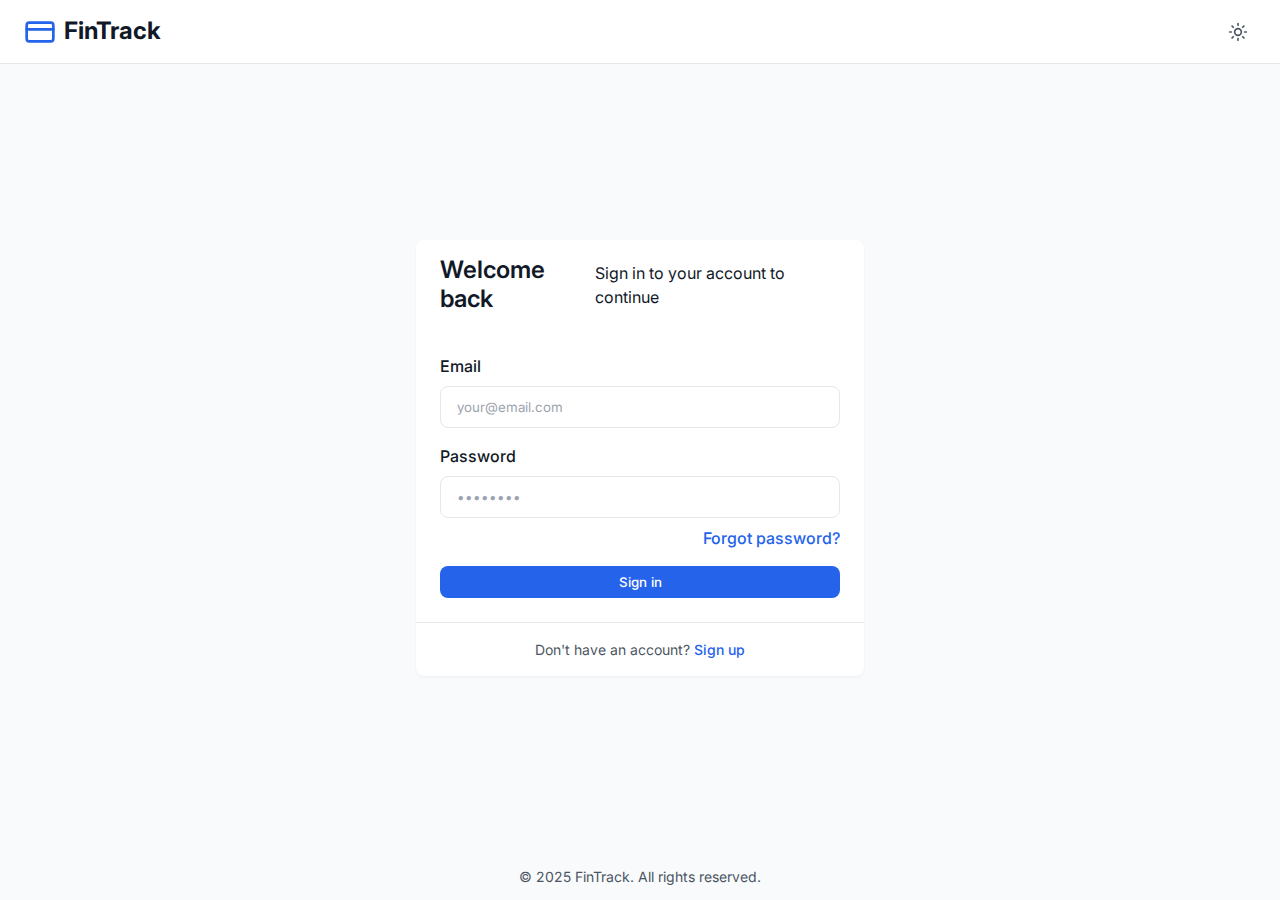
<file: index.html>
<!DOCTYPE html>
<html lang="en">
<head>
  <meta charset="UTF-8">
  <meta name="viewport" content="width=device-width, initial-scale=1.0">
  <title>FinTrack - Login</title>
  <link rel="stylesheet" href="css/styles.css">
  <link rel="preconnect" href="https://fonts.googleapis.com">
  <link rel="preconnect" href="https://fonts.gstatic.com" crossorigin>
  <link href="https://fonts.googleapis.com/css2?family=Inter:wght@400;500;600;700&display=swap" rel="stylesheet">
  <link rel="icon" type="image/svg+xml" href="assets/favicon.svg">
</head>
<body>
  <div class="app-container auth-container">
    <header class="auth-header">
      <div class="logo">
        <svg xmlns="http://www.w3.org/2000/svg" width="32" height="32" viewBox="0 0 24 24" fill="none" stroke="currentColor" stroke-width="2" stroke-linecap="round" stroke-linejoin="round" class="logo-icon">
          <rect width="20" height="14" x="2" y="5" rx="2"></rect>
          <line x1="2" x2="22" y1="10" y2="10"></line>
        </svg>
        <h1>FinTrack</h1>
      </div>
      <button class="theme-toggle" id="themeToggle" aria-label="Toggle dark mode">
        <svg xmlns="http://www.w3.org/2000/svg" width="20" height="20" viewBox="0 0 24 24" fill="none" stroke="currentColor" stroke-width="2" stroke-linecap="round" stroke-linejoin="round" class="sun-icon">
          <circle cx="12" cy="12" r="4"></circle>
          <path d="M12 2v2"></path>
          <path d="M12 20v2"></path>
          <path d="m4.93 4.93 1.41 1.41"></path>
          <path d="m17.66 17.66 1.41 1.41"></path>
          <path d="M2 12h2"></path>
          <path d="M20 12h2"></path>
          <path d="m6.34 17.66-1.41 1.41"></path>
          <path d="m19.07 4.93-1.41 1.41"></path>
        </svg>
        <svg xmlns="http://www.w3.org/2000/svg" width="20" height="20" viewBox="0 0 24 24" fill="none" stroke="currentColor" stroke-width="2" stroke-linecap="round" stroke-linejoin="round" class="moon-icon">
          <path d="M12 3a6 6 0 0 0 9 9 9 9 0 1 1-9-9Z"></path>
        </svg>
      </button>
    </header>

    <main class="auth-content">
      <div class="card auth-card">
        <div class="card-header">
          <h2>Welcome back</h2>
          <p>Sign in to your account to continue</p>
        </div>
        <div class="card-body">
          <form class="auth-form" id="loginForm">
            <div class="form-group">
              <label for="email">Email</label>
              <input type="email" id="email" class="form-input" placeholder="your@email.com" required>
            </div>
            <div class="form-group">
              <label for="password">Password</label>
              <input type="password" id="password" class="form-input" placeholder="••••••••" required>
              <div class="form-group-action">
                <a href="#" class="text-link">Forgot password?</a>
              </div>
            </div>
            <button type="submit" class="btn btn-primary btn-block">Sign in</button>
          </form>
        </div>
        <div class="card-footer">
          <p>Don't have an account? <a href="register.html" class="text-link">Sign up</a></p>
        </div>
      </div>
    </main>

    <footer class="auth-footer">
      <p>&copy; 2025 FinTrack. All rights reserved.</p>
    </footer>
  </div>

  <script src="js/theme.js"></script>
  <script src="js/validation.js"></script>
</body>
</html>
</file>
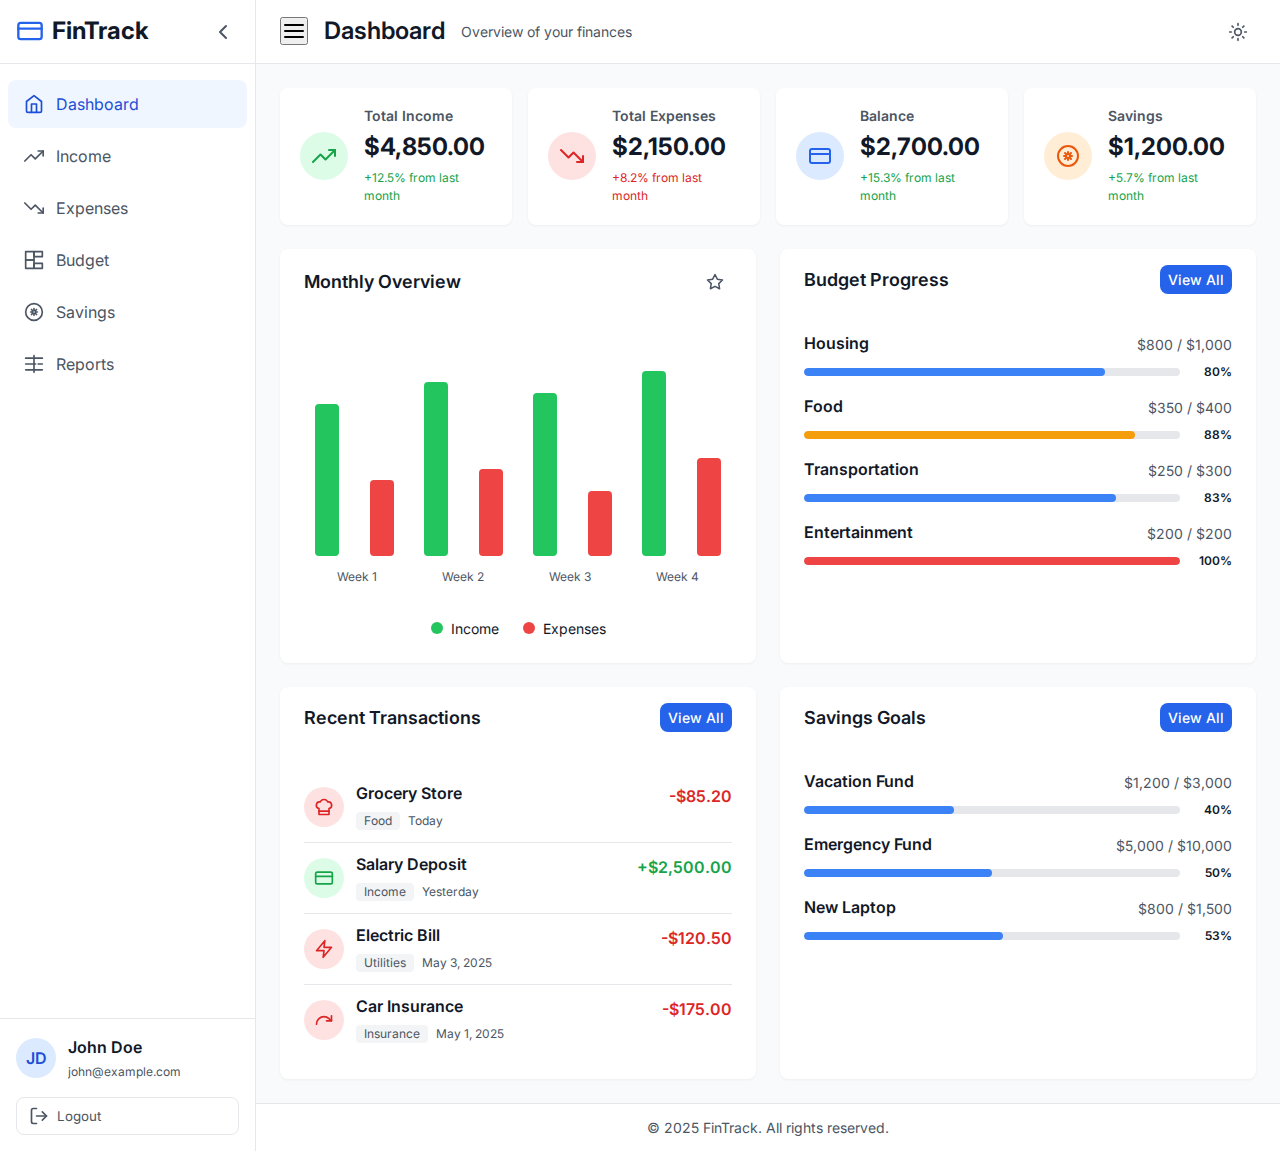
<file: dashboard.html>
<!DOCTYPE html>
<html lang="en">
<head>
  <meta charset="UTF-8">
  <meta name="viewport" content="width=device-width, initial-scale=1.0">
  <title>FinTrack - Dashboard</title>
  <link rel="stylesheet" href="css/styles.css">
  <link rel="preconnect" href="https://fonts.googleapis.com">
  <link rel="preconnect" href="https://fonts.gstatic.com" crossorigin>
  <link href="https://fonts.googleapis.com/css2?family=Inter:wght@400;500;600;700&display=swap" rel="stylesheet">
  <link rel="icon" type="image/svg+xml" href="assets/favicon.svg">
</head>
<body>
  <div class="app-container">
    <aside class="sidebar" id="sidebar">
      <div class="sidebar-header">
        <div class="logo">
          <svg xmlns="http://www.w3.org/2000/svg" width="28" height="28" viewBox="0 0 24 24" fill="none" stroke="currentColor" stroke-width="2" stroke-linecap="round" stroke-linejoin="round" class="logo-icon">
            <rect width="20" height="14" x="2" y="5" rx="2"></rect>
            <line x1="2" x2="22" y1="10" y2="10"></line>
          </svg>
          <h1>FinTrack</h1>
        </div>
        <button class="sidebar-toggle" id="sidebarToggle" aria-label="Toggle sidebar">
          <svg xmlns="http://www.w3.org/2000/svg" width="24" height="24" viewBox="0 0 24 24" fill="none" stroke="currentColor" stroke-width="2" stroke-linecap="round" stroke-linejoin="round">
            <path d="m15 18-6-6 6-6"></path>
          </svg>
        </button>
      </div>
      <nav class="sidebar-nav">
        <ul>
          <li class="active">
            <a href="dashboard.html">
              <svg xmlns="http://www.w3.org/2000/svg" width="20" height="20" viewBox="0 0 24 24" fill="none" stroke="currentColor" stroke-width="2" stroke-linecap="round" stroke-linejoin="round">
                <path d="m3 9 9-7 9 7v11a2 2 0 0 1-2 2H5a2 2 0 0 1-2-2z"></path>
                <polyline points="9 22 9 12 15 12 15 22"></polyline>
              </svg>
              <span>Dashboard</span>
            </a>
          </li>
          <li>
            <a href="income.html">
              <svg xmlns="http://www.w3.org/2000/svg" width="20" height="20" viewBox="0 0 24 24" fill="none" stroke="currentColor" stroke-width="2" stroke-linecap="round" stroke-linejoin="round">
                <polyline points="23 6 13.5 15.5 8.5 10.5 1 18"></polyline>
                <polyline points="17 6 23 6 23 12"></polyline>
              </svg>
              <span>Income</span>
            </a>
          </li>
          <li>
            <a href="expense.html">
              <svg xmlns="http://www.w3.org/2000/svg" width="20" height="20" viewBox="0 0 24 24" fill="none" stroke="currentColor" stroke-width="2" stroke-linecap="round" stroke-linejoin="round">
                <polyline points="23 18 13.5 8.5 8.5 13.5 1 6"></polyline>
                <polyline points="17 18 23 18 23 12"></polyline>
              </svg>
              <span>Expenses</span>
            </a>
          </li>
          <li>
            <a href="budget.html">
              <svg xmlns="http://www.w3.org/2000/svg" width="20" height="20" viewBox="0 0 24 24" fill="none" stroke="currentColor" stroke-width="2" stroke-linecap="round" stroke-linejoin="round">
                <path d="M12 2H2v10h10V2Z"></path>
                <path d="M12 8h10V2H12v6Z"></path>
                <path d="M12 22h10v-6H12v6Z"></path>
                <path d="M2 12h10v10H2V12Z"></path>
              </svg>
              <span>Budget</span>
            </a>
          </li>
          <li>
            <a href="savings.html">
              <svg xmlns="http://www.w3.org/2000/svg" width="20" height="20" viewBox="0 0 24 24" fill="none" stroke="currentColor" stroke-width="2" stroke-linecap="round" stroke-linejoin="round">
                <circle cx="12" cy="12" r="10"></circle>
                <circle cx="12" cy="12" r="2"></circle>
                <path d="M12 8v1"></path>
                <path d="M12 15v1"></path>
                <path d="M16 12h-1"></path>
                <path d="M9 12H8"></path>
                <path d="m15 9-0.88 0.88"></path>
                <path d="M9.88 14.12 9 15"></path>
                <path d="m15 15-0.88-0.88"></path>
                <path d="M9.88 9.88 9 9"></path>
              </svg>
              <span>Savings</span>
            </a>
          </li>
          <li>
            <a href="reports.html">
              <svg xmlns="http://www.w3.org/2000/svg" width="20" height="20" viewBox="0 0 24 24" fill="none" stroke="currentColor" stroke-width="2" stroke-linecap="round" stroke-linejoin="round">
                <path d="M12 2v20"></path>
                <path d="M2 5h20"></path>
                <path d="M2 19h20"></path>
                <path d="M2 12h12"></path>
                <path d="M17 12h5"></path>
              </svg>
              <span>Reports</span>
            </a>
          </li>
        </ul>
      </nav>
      <div class="sidebar-footer">
        <div class="user-info">
          <div class="user-avatar">JD</div>
          <div class="user-details">
            <p class="user-name">John Doe</p>
            <p class="user-email">john@example.com</p>
          </div>
        </div>
        <button class="logout-btn">
          <svg xmlns="http://www.w3.org/2000/svg" width="20" height="20" viewBox="0 0 24 24" fill="none" stroke="currentColor" stroke-width="2" stroke-linecap="round" stroke-linejoin="round">
            <path d="M9 21H5a2 2 0 0 1-2-2V5a2 2 0 0 1 2-2h4"></path>
            <polyline points="16 17 21 12 16 7"></polyline>
            <line x1="21" y1="12" x2="9" y2="12"></line>
          </svg>
          <span>Logout</span>
        </button>
      </div>
    </aside>

    <div class="main-content">
      <header class="main-header">
        <div class="header-start">
          <h1 class="page-title">Dashboard</h1>
          <p class="page-subtitle">Overview of your finances</p>
        </div>
        <div class="header-end">
          <button class="theme-toggle" id="themeToggle" aria-label="Toggle dark mode">
            <svg xmlns="http://www.w3.org/2000/svg" width="20" height="20" viewBox="0 0 24 24" fill="none" stroke="currentColor" stroke-width="2" stroke-linecap="round" stroke-linejoin="round" class="sun-icon">
              <circle cx="12" cy="12" r="4"></circle>
              <path d="M12 2v2"></path>
              <path d="M12 20v2"></path>
              <path d="m4.93 4.93 1.41 1.41"></path>
              <path d="m17.66 17.66 1.41 1.41"></path>
              <path d="M2 12h2"></path>
              <path d="M20 12h2"></path>
              <path d="m6.34 17.66-1.41 1.41"></path>
              <path d="m19.07 4.93-1.41 1.41"></path>
            </svg>
            <svg xmlns="http://www.w3.org/2000/svg" width="20" height="20" viewBox="0 0 24 24" fill="none" stroke="currentColor" stroke-width="2" stroke-linecap="round" stroke-linejoin="round" class="moon-icon">
              <path d="M12 3a6 6 0 0 0 9 9 9 9 0 1 1-9-9Z"></path>
            </svg>
          </button>
        </div>
      </header>

      <main class="page-content">
        <section class="stats-grid">
          <div class="card stats-card">
            <div class="stats-icon income-icon">
              <svg xmlns="http://www.w3.org/2000/svg" width="24" height="24" viewBox="0 0 24 24" fill="none" stroke="currentColor" stroke-width="2" stroke-linecap="round" stroke-linejoin="round">
                <polyline points="23 6 13.5 15.5 8.5 10.5 1 18"></polyline>
                <polyline points="17 6 23 6 23 12"></polyline>
              </svg>
            </div>
            <div class="stats-info">
              <h3>Total Income</h3>
              <p class="stats-value">$4,850.00</p>
              <p class="stats-change positive">+12.5% from last month</p>
            </div>
          </div>
          <div class="card stats-card">
            <div class="stats-icon expense-icon">
              <svg xmlns="http://www.w3.org/2000/svg" width="24" height="24" viewBox="0 0 24 24" fill="none" stroke="currentColor" stroke-width="2" stroke-linecap="round" stroke-linejoin="round">
                <polyline points="23 18 13.5 8.5 8.5 13.5 1 6"></polyline>
                <polyline points="17 18 23 18 23 12"></polyline>
              </svg>
            </div>
            <div class="stats-info">
              <h3>Total Expenses</h3>
              <p class="stats-value">$2,150.00</p>
              <p class="stats-change negative">+8.2% from last month</p>
            </div>
          </div>
          <div class="card stats-card">
            <div class="stats-icon balance-icon">
              <svg xmlns="http://www.w3.org/2000/svg" width="24" height="24" viewBox="0 0 24 24" fill="none" stroke="currentColor" stroke-width="2" stroke-linecap="round" stroke-linejoin="round">
                <rect width="20" height="14" x="2" y="5" rx="2"></rect>
                <line x1="2" x2="22" y1="10" y2="10"></line>
              </svg>
            </div>
            <div class="stats-info">
              <h3>Balance</h3>
              <p class="stats-value">$2,700.00</p>
              <p class="stats-change positive">+15.3% from last month</p>
            </div>
          </div>
          <div class="card stats-card">
            <div class="stats-icon savings-icon">
              <svg xmlns="http://www.w3.org/2000/svg" width="24" height="24" viewBox="0 0 24 24" fill="none" stroke="currentColor" stroke-width="2" stroke-linecap="round" stroke-linejoin="round">
                <circle cx="12" cy="12" r="10"></circle>
                <circle cx="12" cy="12" r="2"></circle>
                <path d="M12 8v1"></path>
                <path d="M12 15v1"></path>
                <path d="M16 12h-1"></path>
                <path d="M9 12H8"></path>
                <path d="m15 9-0.88 0.88"></path>
                <path d="M9.88 14.12 9 15"></path>
                <path d="m15 15-0.88-0.88"></path>
                <path d="M9.88 9.88 9 9"></path>
              </svg>
            </div>
            <div class="stats-info">
              <h3>Savings</h3>
              <p class="stats-value">$1,200.00</p>
              <p class="stats-change positive">+5.7% from last month</p>
            </div>
          </div>
        </section>

        <section class="dashboard-grid">
          <div class="card">
            <div class="card-header">
              <h3>Monthly Overview</h3>
              <div class="card-actions">
                <button class="btn btn-icon">
                  <svg xmlns="http://www.w3.org/2000/svg" width="18" height="18" viewBox="0 0 24 24" fill="none" stroke="currentColor" stroke-width="2" stroke-linecap="round" stroke-linejoin="round">
                    <polygon points="12 2 15.09 8.26 22 9.27 17 14.14 18.18 21.02 12 17.77 5.82 21.02 7 14.14 2 9.27 8.91 8.26 12 2"></polygon>
                  </svg>
                </button>
              </div>
            </div>
            <div class="card-body">
              <div class="chart-container">
                <div class="chart-placeholder">
                  <div class="chart-bars">
                    <div class="chart-bar income" style="height: 70%;"></div>
                    <div class="chart-bar expense" style="height: 35%;"></div>
                    <div class="chart-bar income" style="height: 80%;"></div>
                    <div class="chart-bar expense" style="height: 40%;"></div>
                    <div class="chart-bar income" style="height: 75%;"></div>
                    <div class="chart-bar expense" style="height: 30%;"></div>
                    <div class="chart-bar income" style="height: 85%;"></div>
                    <div class="chart-bar expense" style="height: 45%;"></div>
                  </div>
                  <div class="chart-labels">
                    <span>Week 1</span>
                    <span>Week 2</span>
                    <span>Week 3</span>
                    <span>Week 4</span>
                  </div>
                </div>
                <div class="chart-legend">
                  <div class="legend-item">
                    <span class="legend-color income"></span>
                    <span>Income</span>
                  </div>
                  <div class="legend-item">
                    <span class="legend-color expense"></span>
                    <span>Expenses</span>
                  </div>
                </div>
              </div>
            </div>
          </div>

          <div class="card">
            <div class="card-header">
              <h3>Budget Progress</h3>
              <div class="card-actions">
                <a href="budget.html" class="btn btn-sm btn-primary">View All</a>
              </div>
            </div>
            <div class="card-body">
              <div class="budget-list">
                <div class="budget-item">
                  <div class="budget-info">
                    <h4>Housing</h4>
                    <p class="budget-value">$800 / $1,000</p>
                  </div>
                  <div class="budget-progress-container">
                    <div class="budget-progress">
                      <div class="budget-progress-bar" style="width: 80%;"></div>
                    </div>
                    <span class="budget-percent">80%</span>
                  </div>
                </div>
                <div class="budget-item">
                  <div class="budget-info">
                    <h4>Food</h4>
                    <p class="budget-value">$350 / $400</p>
                  </div>
                  <div class="budget-progress-container">
                    <div class="budget-progress">
                      <div class="budget-progress-bar warning" style="width: 88%;"></div>
                    </div>
                    <span class="budget-percent">88%</span>
                  </div>
                </div>
                <div class="budget-item">
                  <div class="budget-info">
                    <h4>Transportation</h4>
                    <p class="budget-value">$250 / $300</p>
                  </div>
                  <div class="budget-progress-container">
                    <div class="budget-progress">
                      <div class="budget-progress-bar" style="width: 83%;"></div>
                    </div>
                    <span class="budget-percent">83%</span>
                  </div>
                </div>
                <div class="budget-item">
                  <div class="budget-info">
                    <h4>Entertainment</h4>
                    <p class="budget-value">$200 / $200</p>
                  </div>
                  <div class="budget-progress-container">
                    <div class="budget-progress">
                      <div class="budget-progress-bar danger" style="width: 100%;"></div>
                    </div>
                    <span class="budget-percent">100%</span>
                  </div>
                </div>
              </div>
            </div>
          </div>

          <div class="card">
            <div class="card-header">
              <h3>Recent Transactions</h3>
              <div class="card-actions">
                <a href="expense.html" class="btn btn-sm btn-primary">View All</a>
              </div>
            </div>
            <div class="card-body">
              <div class="transactions-list">
                <div class="transaction-item">
                  <div class="transaction-icon expense">
                    <svg xmlns="http://www.w3.org/2000/svg" width="20" height="20" viewBox="0 0 24 24" fill="none" stroke="currentColor" stroke-width="2" stroke-linecap="round" stroke-linejoin="round">
                      <path d="M6 13.87A4 4 0 0 1 7.41 6a5.11 5.11 0 0 1 1.05-1.54 5 5 0 0 1 7.08 0A5.11 5.11 0 0 1 16.59 6 4 4 0 0 1 18 13.87V21H6Z"></path>
                      <line x1="6" x2="18" y1="17" y2="17"></line>
                    </svg>
                  </div>
                  <div class="transaction-info">
                    <div class="transaction-top">
                      <h4>Grocery Store</h4>
                      <p class="transaction-amount expense">-$85.20</p>
                    </div>
                    <div class="transaction-bottom">
                      <span class="transaction-category">Food</span>
                      <span class="transaction-date">Today</span>
                    </div>
                  </div>
                </div>
                <div class="transaction-item">
                  <div class="transaction-icon income">
                    <svg xmlns="http://www.w3.org/2000/svg" width="20" height="20" viewBox="0 0 24 24" fill="none" stroke="currentColor" stroke-width="2" stroke-linecap="round" stroke-linejoin="round">
                      <rect width="20" height="14" x="2" y="5" rx="2"></rect>
                      <line x1="2" x2="22" y1="10" y2="10"></line>
                    </svg>
                  </div>
                  <div class="transaction-info">
                    <div class="transaction-top">
                      <h4>Salary Deposit</h4>
                      <p class="transaction-amount income">+$2,500.00</p>
                    </div>
                    <div class="transaction-bottom">
                      <span class="transaction-category">Income</span>
                      <span class="transaction-date">Yesterday</span>
                    </div>
                  </div>
                </div>
                <div class="transaction-item">
                  <div class="transaction-icon expense">
                    <svg xmlns="http://www.w3.org/2000/svg" width="20" height="20" viewBox="0 0 24 24" fill="none" stroke="currentColor" stroke-width="2" stroke-linecap="round" stroke-linejoin="round">
                      <polygon points="13 2 3 14 12 14 11 22 21 10 12 10 13 2"></polygon>
                    </svg>
                  </div>
                  <div class="transaction-info">
                    <div class="transaction-top">
                      <h4>Electric Bill</h4>
                      <p class="transaction-amount expense">-$120.50</p>
                    </div>
                    <div class="transaction-bottom">
                      <span class="transaction-category">Utilities</span>
                      <span class="transaction-date">May 3, 2025</span>
                    </div>
                  </div>
                </div>
                <div class="transaction-item">
                  <div class="transaction-icon expense">
                    <svg xmlns="http://www.w3.org/2000/svg" width="20" height="20" viewBox="0 0 24 24" fill="none" stroke="currentColor" stroke-width="2" stroke-linecap="round" stroke-linejoin="round">
                      <path d="M21 7v6h-6"></path>
                      <path d="M3 17a9 9 0 0 1 9-9 9 9 0 0 1 6 2.3l3 2.7"></path>
                    </svg>
                  </div>
                  <div class="transaction-info">
                    <div class="transaction-top">
                      <h4>Car Insurance</h4>
                      <p class="transaction-amount expense">-$175.00</p>
                    </div>
                    <div class="transaction-bottom">
                      <span class="transaction-category">Insurance</span>
                      <span class="transaction-date">May 1, 2025</span>
                    </div>
                  </div>
                </div>
              </div>
            </div>
          </div>

          <div class="card">
            <div class="card-header">
              <h3>Savings Goals</h3>
              <div class="card-actions">
                <a href="savings.html" class="btn btn-sm btn-primary">View All</a>
              </div>
            </div>
            <div class="card-body">
              <div class="savings-list">
                <div class="savings-item">
                  <div class="savings-info">
                    <h4>Vacation Fund</h4>
                    <p class="savings-value">$1,200 / $3,000</p>
                  </div>
                  <div class="savings-progress-container">
                    <div class="savings-progress">
                      <div class="savings-progress-bar" style="width: 40%;"></div>
                    </div>
                    <span class="savings-percent">40%</span>
                  </div>
                </div>
                <div class="savings-item">
                  <div class="savings-info">
                    <h4>Emergency Fund</h4>
                    <p class="savings-value">$5,000 / $10,000</p>
                  </div>
                  <div class="savings-progress-container">
                    <div class="savings-progress">
                      <div class="savings-progress-bar" style="width: 50%;"></div>
                    </div>
                    <span class="savings-percent">50%</span>
                  </div>
                </div>
                <div class="savings-item">
                  <div class="savings-info">
                    <h4>New Laptop</h4>
                    <p class="savings-value">$800 / $1,500</p>
                  </div>
                  <div class="savings-progress-container">
                    <div class="savings-progress">
                      <div class="savings-progress-bar" style="width: 53%;"></div>
                    </div>
                    <span class="savings-percent">53%</span>
                  </div>
                </div>
              </div>
            </div>
          </div>
        </section>
      </main>

      <footer class="main-footer">
        <p>&copy; 2025 FinTrack. All rights reserved.</p>
      </footer>
    </div>
  </div>

  <script src="js/theme.js"></script>
  <script src="js/sidebar.js"></script>
</body>
</html>
</file>
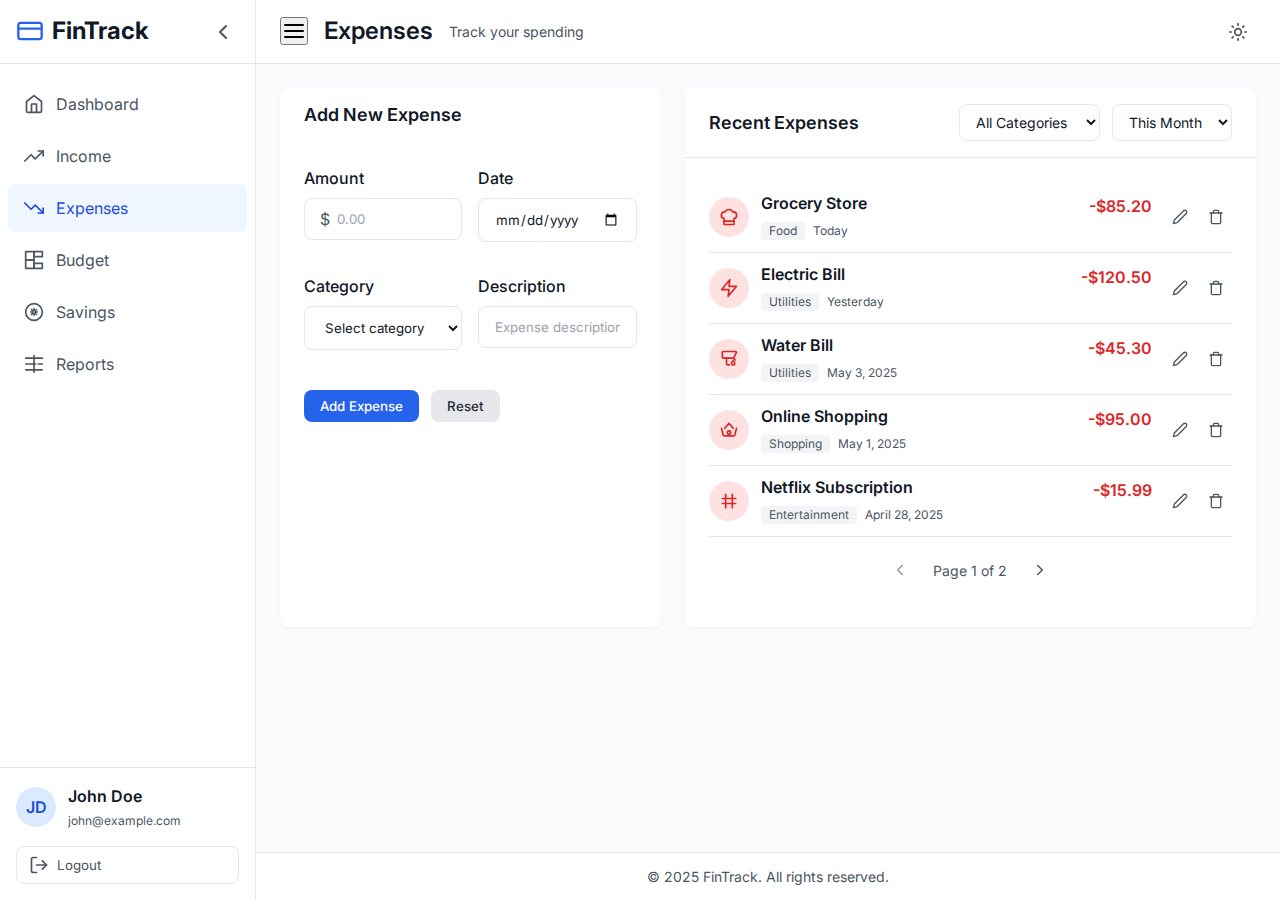
<file: expense.html>
<!DOCTYPE html>
<html lang="en">
<head>
  <meta charset="UTF-8">
  <meta name="viewport" content="width=device-width, initial-scale=1.0">
  <title>FinTrack - Expenses</title>
  <link rel="stylesheet" href="css/styles.css">
  <link rel="preconnect" href="https://fonts.googleapis.com">
  <link rel="preconnect" href="https://fonts.gstatic.com" crossorigin>
  <link href="https://fonts.googleapis.com/css2?family=Inter:wght@400;500;600;700&display=swap" rel="stylesheet">
  <link rel="icon" type="image/svg+xml" href="assets/favicon.svg">
</head>
<body>
  <div class="app-container">
    <aside class="sidebar" id="sidebar">
      <div class="sidebar-header">
        <div class="logo">
          <svg xmlns="http://www.w3.org/2000/svg" width="28" height="28" viewBox="0 0 24 24" fill="none" stroke="currentColor" stroke-width="2" stroke-linecap="round" stroke-linejoin="round" class="logo-icon">
            <rect width="20" height="14" x="2" y="5" rx="2"></rect>
            <line x1="2" x2="22" y1="10" y2="10"></line>
          </svg>
          <h1>FinTrack</h1>
        </div>
        <button class="sidebar-toggle" id="sidebarToggle" aria-label="Toggle sidebar">
          <svg xmlns="http://www.w3.org/2000/svg" width="24" height="24" viewBox="0 0 24 24" fill="none" stroke="currentColor" stroke-width="2" stroke-linecap="round" stroke-linejoin="round">
            <path d="m15 18-6-6 6-6"></path>
          </svg>
        </button>
      </div>
      <nav class="sidebar-nav">
        <ul>
          <li>
            <a href="dashboard.html">
              <svg xmlns="http://www.w3.org/2000/svg" width="20" height="20" viewBox="0 0 24 24" fill="none" stroke="currentColor" stroke-width="2" stroke-linecap="round" stroke-linejoin="round">
                <path d="m3 9 9-7 9 7v11a2 2 0 0 1-2 2H5a2 2 0 0 1-2-2z"></path>
                <polyline points="9 22 9 12 15 12 15 22"></polyline>
              </svg>
              <span>Dashboard</span>
            </a>
          </li>
          <li>
            <a href="income.html">
              <svg xmlns="http://www.w3.org/2000/svg" width="20" height="20" viewBox="0 0 24 24" fill="none" stroke="currentColor" stroke-width="2" stroke-linecap="round" stroke-linejoin="round">
                <polyline points="23 6 13.5 15.5 8.5 10.5 1 18"></polyline>
                <polyline points="17 6 23 6 23 12"></polyline>
              </svg>
              <span>Income</span>
            </a>
          </li>
          <li class="active">
            <a href="expense.html">
              <svg xmlns="http://www.w3.org/2000/svg" width="20" height="20" viewBox="0 0 24 24" fill="none" stroke="currentColor" stroke-width="2" stroke-linecap="round" stroke-linejoin="round">
                <polyline points="23 18 13.5 8.5 8.5 13.5 1 6"></polyline>
                <polyline points="17 18 23 18 23 12"></polyline>
              </svg>
              <span>Expenses</span>
            </a>
          </li>
          <li>
            <a href="budget.html">
              <svg xmlns="http://www.w3.org/2000/svg" width="20" height="20" viewBox="0 0 24 24" fill="none" stroke="currentColor" stroke-width="2" stroke-linecap="round" stroke-linejoin="round">
                <path d="M12 2H2v10h10V2Z"></path>
                <path d="M12 8h10V2H12v6Z"></path>
                <path d="M12 22h10v-6H12v6Z"></path>
                <path d="M2 12h10v10H2V12Z"></path>
              </svg>
              <span>Budget</span>
            </a>
          </li>
          <li>
            <a href="savings.html">
              <svg xmlns="http://www.w3.org/2000/svg" width="20" height="20" viewBox="0 0 24 24" fill="none" stroke="currentColor" stroke-width="2" stroke-linecap="round" stroke-linejoin="round">
                <circle cx="12" cy="12" r="10"></circle>
                <circle cx="12" cy="12" r="2"></circle>
                <path d="M12 8v1"></path>
                <path d="M12 15v1"></path>
                <path d="M16 12h-1"></path>
                <path d="M9 12H8"></path>
                <path d="m15 9-0.88 0.88"></path>
                <path d="M9.88 14.12 9 15"></path>
                <path d="m15 15-0.88-0.88"></path>
                <path d="M9.88 9.88 9 9"></path>
              </svg>
              <span>Savings</span>
            </a>
          </li>
          <li>
            <a href="reports.html">
              <svg xmlns="http://www.w3.org/2000/svg" width="20" height="20" viewBox="0 0 24 24" fill="none" stroke="currentColor" stroke-width="2" stroke-linecap="round" stroke-linejoin="round">
                <path d="M12 2v20"></path>
                <path d="M2 5h20"></path>
                <path d="M2 19h20"></path>
                <path d="M2 12h12"></path>
                <path d="M17 12h5"></path>
              </svg>
              <span>Reports</span>
            </a>
          </li>
        </ul>
      </nav>
      <div class="sidebar-footer">
        <div class="user-info">
          <div class="user-avatar">JD</div>
          <div class="user-details">
            <p class="user-name">John Doe</p>
            <p class="user-email">john@example.com</p>
          </div>
        </div>
        <button class="logout-btn">
          <svg xmlns="http://www.w3.org/2000/svg" width="20" height="20" viewBox="0 0 24 24" fill="none" stroke="currentColor" stroke-width="2" stroke-linecap="round" stroke-linejoin="round">
            <path d="M9 21H5a2 2 0 0 1-2-2V5a2 2 0 0 1 2-2h4"></path>
            <polyline points="16 17 21 12 16 7"></polyline>
            <line x1="21" y1="12" x2="9" y2="12"></line>
          </svg>
          <span>Logout</span>
        </button>
      </div>
    </aside>

    <div class="main-content">
      <header class="main-header">
        <div class="header-start">
          <h1 class="page-title">Expenses</h1>
          <p class="page-subtitle">Track your spending</p>
        </div>
        <div class="header-end">
          <button class="theme-toggle" id="themeToggle" aria-label="Toggle dark mode">
            <svg xmlns="http://www.w3.org/2000/svg" width="20" height="20" viewBox="0 0 24 24" fill="none" stroke="currentColor" stroke-width="2" stroke-linecap="round" stroke-linejoin="round" class="sun-icon">
              <circle cx="12" cy="12" r="4"></circle>
              <path d="M12 2v2"></path>
              <path d="M12 20v2"></path>
              <path d="m4.93 4.93 1.41 1.41"></path>
              <path d="m17.66 17.66 1.41 1.41"></path>
              <path d="M2 12h2"></path>
              <path d="M20 12h2"></path>
              <path d="m6.34 17.66-1.41 1.41"></path>
              <path d="m19.07 4.93-1.41 1.41"></path>
            </svg>
            <svg xmlns="http://www.w3.org/2000/svg" width="20" height="20" viewBox="0 0 24 24" fill="none" stroke="currentColor" stroke-width="2" stroke-linecap="round" stroke-linejoin="round" class="moon-icon">
              <path d="M12 3a6 6 0 0 0 9 9 9 9 0 1 1-9-9Z"></path>
            </svg>
          </button>
        </div>
      </header>

      <main class="page-content">
        <div class="content-grid">
          <div class="card">
            <div class="card-header">
              <h3>Add New Expense</h3>
            </div>
            <div class="card-body">
              <form class="form" id="expenseForm">
                <div class="form-grid">
                  <div class="form-group">
                    <label for="amount">Amount</label>
                    <div class="input-with-icon">
                      <span class="input-icon">$</span>
                      <input type="number" id="amount" class="form-input" placeholder="0.00" step="0.01" min="0" required>
                    </div>
                  </div>
                  <div class="form-group">
                    <label for="date">Date</label>
                    <input type="date" id="date" class="form-input" required>
                  </div>
                  <div class="form-group">
                    <label for="category">Category</label>
                    <select id="category" class="form-input" required>
                      <option value="">Select category</option>
                      <option value="housing">Housing</option>
                      <option value="food">Food</option>
                      <option value="transportation">Transportation</option>
                      <option value="utilities">Utilities</option>
                      <option value="healthcare">Healthcare</option>
                      <option value="entertainment">Entertainment</option>
                      <option value="shopping">Shopping</option>
                      <option value="other">Other</option>
                    </select>
                  </div>
                  <div class="form-group">
                    <label for="description">Description</label>
                    <input type="text" id="description" class="form-input" placeholder="Expense description">
                  </div>
                </div>
                <div class="form-actions">
                  <button type="submit" class="btn btn-primary">Add Expense</button>
                  <button type="reset" class="btn btn-neutral">Reset</button>
                </div>
              </form>
            </div>
          </div>

          <div class="card">
            <div class="card-header with-border">
              <h3>Recent Expenses</h3>
              <div class="card-filters">
                <div class="form-group compact">
                  <select id="categoryFilter" class="form-input form-input-sm">
                    <option value="all">All Categories</option>
                    <option value="housing">Housing</option>
                    <option value="food">Food</option>
                    <option value="transportation">Transportation</option>
                    <option value="utilities">Utilities</option>
                    <option value="healthcare">Healthcare</option>
                    <option value="entertainment">Entertainment</option>
                    <option value="shopping">Shopping</option>
                    <option value="other">Other</option>
                  </select>
                </div>
                <div class="form-group compact">
                  <select id="timeRange" class="form-input form-input-sm">
                    <option value="all">All Time</option>
                    <option value="this-month" selected>This Month</option>
                    <option value="last-month">Last Month</option>
                    <option value="this-year">This Year</option>
                  </select>
                </div>
              </div>
            </div>
            <div class="card-body">
              <div class="transactions-list">
                <div class="transaction-item expense">
                  <div class="transaction-icon expense">
                    <svg xmlns="http://www.w3.org/2000/svg" width="20" height="20" viewBox="0 0 24 24" fill="none" stroke="currentColor" stroke-width="2" stroke-linecap="round" stroke-linejoin="round">
                      <path d="M6 13.87A4 4 0 0 1 7.41 6a5.11 5.11 0 0 1 1.05-1.54 5 5 0 0 1 7.08 0A5.11 5.11 0 0 1 16.59 6 4 4 0 0 1 18 13.87V21H6Z"></path>
                      <line x1="6" x2="18" y1="17" y2="17"></line>
                    </svg>
                  </div>
                  <div class="transaction-info">
                    <div class="transaction-top">
                      <h4>Grocery Store</h4>
                      <p class="transaction-amount expense">-$85.20</p>
                    </div>
                    <div class="transaction-bottom">
                      <span class="transaction-category">Food</span>
                      <span class="transaction-date">Today</span>
                    </div>
                  </div>
                  <div class="transaction-actions">
                    <button class="btn btn-icon btn-sm" aria-label="Edit transaction">
                      <svg xmlns="http://www.w3.org/2000/svg" width="16" height="16" viewBox="0 0 24 24" fill="none" stroke="currentColor" stroke-width="2" stroke-linecap="round" stroke-linejoin="round">
                        <path d="M17 3a2.85 2.85 0 1 1 4 4L7.5 20.5 2 22l1.5-5.5Z"></path>
                      </svg>
                    </button>
                    <button class="btn btn-icon btn-sm" aria-label="Delete transaction">
                      <svg xmlns="http://www.w3.org/2000/svg" width="16" height="16" viewBox="0 0 24 24" fill="none" stroke="currentColor" stroke-width="2" stroke-linecap="round" stroke-linejoin="round">
                        <path d="M3 6h18"></path>
                        <path d="M19 6v14c0 1-1 2-2 2H7c-1 0-2-1-2-2V6"></path>
                        <path d="M8 6V4c0-1 1-2 2-2h4c1 0 2 1 2 2v2"></path>
                      </svg>
                    </button>
                  </div>
                </div>
                <div class="transaction-item expense">
                  <div class="transaction-icon expense">
                    <svg xmlns="http://www.w3.org/2000/svg" width="20" height="20" viewBox="0 0 24 24" fill="none" stroke="currentColor" stroke-width="2" stroke-linecap="round" stroke-linejoin="round">
                      <polygon points="13 2 3 14 12 14 11 22 21 10 12 10 13 2"></polygon>
                    </svg>
                  </div>
                  <div class="transaction-info">
                    <div class="transaction-top">
                      <h4>Electric Bill</h4>
                      <p class="transaction-amount expense">-$120.50</p>
                    </div>
                    <div class="transaction-bottom">
                      <span class="transaction-category">Utilities</span>
                      <span class="transaction-date">Yesterday</span>
                    </div>
                  </div>
                  <div class="transaction-actions">
                    <button class="btn btn-icon btn-sm" aria-label="Edit transaction">
                      <svg xmlns="http://www.w3.org/2000/svg" width="16" height="16" viewBox="0 0 24 24" fill="none" stroke="currentColor" stroke-width="2" stroke-linecap="round" stroke-linejoin="round">
                        <path d="M17 3a2.85 2.85 0 1 1 4 4L7.5 20.5 2 22l1.5-5.5Z"></path>
                      </svg>
                    </button>
                    <button class="btn btn-icon btn-sm" aria-label="Delete transaction">
                      <svg xmlns="http://www.w3.org/2000/svg" width="16" height="16" viewBox="0 0 24 24" fill="none" stroke="currentColor" stroke-width="2" stroke-linecap="round" stroke-linejoin="round">
                        <path d="M3 6h18"></path>
                        <path d="M19 6v14c0 1-1 2-2 2H7c-1 0-2-1-2-2V6"></path>
                        <path d="M8 6V4c0-1 1-2 2-2h4c1 0 2 1 2 2v2"></path>
                      </svg>
                    </button>
                  </div>
                </div>
                <div class="transaction-item expense">
                  <div class="transaction-icon expense">
                    <svg xmlns="http://www.w3.org/2000/svg" width="20" height="20" viewBox="0 0 24 24" fill="none" stroke="currentColor" stroke-width="2" stroke-linecap="round" stroke-linejoin="round">
                      <path d="M19.45 13.11L17 11H5c-.55 0-1-.45-1-1V4c0-.55.45-1 1-1h15c.55 0 1 .45 1 1l-3.26 6.50"></path>
                      <path d="M19 17a2 2 0 1 1-4 0c0-1.1 1.34-2.13 2-3 .66.87 2 1.9 2 3Z"></path>
                      <path d="M9 11v6c0 1.1.9 2 2 2h1.5"></path>
                    </svg>
                  </div>
                  <div class="transaction-info">
                    <div class="transaction-top">
                      <h4>Water Bill</h4>
                      <p class="transaction-amount expense">-$45.30</p>
                    </div>
                    <div class="transaction-bottom">
                      <span class="transaction-category">Utilities</span>
                      <span class="transaction-date">May 3, 2025</span>
                    </div>
                  </div>
                  <div class="transaction-actions">
                    <button class="btn btn-icon btn-sm" aria-label="Edit transaction">
                      <svg xmlns="http://www.w3.org/2000/svg" width="16" height="16" viewBox="0 0 24 24" fill="none" stroke="currentColor" stroke-width="2" stroke-linecap="round" stroke-linejoin="round">
                        <path d="M17 3a2.85 2.85 0 1 1 4 4L7.5 20.5 2 22l1.5-5.5Z"></path>
                      </svg>
                    </button>
                    <button class="btn btn-icon btn-sm" aria-label="Delete transaction">
                      <svg xmlns="http://www.w3.org/2000/svg" width="16" height="16" viewBox="0 0 24 24" fill="none" stroke="currentColor" stroke-width="2" stroke-linecap="round" stroke-linejoin="round">
                        <path d="M3 6h18"></path>
                        <path d="M19 6v14c0 1-1 2-2 2H7c-1 0-2-1-2-2V6"></path>
                        <path d="M8 6V4c0-1 1-2 2-2h4c1 0 2 1 2 2v2"></path>
                      </svg>
                    </button>
                  </div>
                </div>
                <div class="transaction-item expense">
                  <div class="transaction-icon expense">
                    <svg xmlns="http://www.w3.org/2000/svg" width="20" height="20" viewBox="0 0 24 24" fill="none" stroke="currentColor" stroke-width="2" stroke-linecap="round" stroke-linejoin="round">
                      <path d="m7 10 5-6 5 6"></path>
                      <path d="m21 10-2 8c-.15.62-.7 1-1.33 1H6.33c-.63 0-1.18-.38-1.33-1l-2-8"></path>
                      <path d="M12 17a2 2 0 1 0 0-4 2 2 0 0 0 0 4Z"></path>
                    </svg>
                  </div>
                  <div class="transaction-info">
                    <div class="transaction-top">
                      <h4>Online Shopping</h4>
                      <p class="transaction-amount expense">-$95.00</p>
                    </div>
                    <div class="transaction-bottom">
                      <span class="transaction-category">Shopping</span>
                      <span class="transaction-date">May 1, 2025</span>
                    </div>
                  </div>
                  <div class="transaction-actions">
                    <button class="btn btn-icon btn-sm" aria-label="Edit transaction">
                      <svg xmlns="http://www.w3.org/2000/svg" width="16" height="16" viewBox="0 0 24 24" fill="none" stroke="currentColor" stroke-width="2" stroke-linecap="round" stroke-linejoin="round">
                        <path d="M17 3a2.85 2.85 0 1 1 4 4L7.5 20.5 2 22l1.5-5.5Z"></path>
                      </svg>
                    </button>
                    <button class="btn btn-icon btn-sm" aria-label="Delete transaction">
                      <svg xmlns="http://www.w3.org/2000/svg" width="16" height="16" viewBox="0 0 24 24" fill="none" stroke="currentColor" stroke-width="2" stroke-linecap="round" stroke-linejoin="round">
                        <path d="M3 6h18"></path>
                        <path d="M19 6v14c0 1-1 2-2 2H7c-1 0-2-1-2-2V6"></path>
                        <path d="M8 6V4c0-1 1-2 2-2h4c1 0 2 1 2 2v2"></path>
                      </svg>
                    </button>
                  </div>
                </div>
                <div class="transaction-item expense">
                  <div class="transaction-icon expense">
                    <svg xmlns="http://www.w3.org/2000/svg" width="20" height="20" viewBox="0 0 24 24" fill="none" stroke="currentColor" stroke-width="2" stroke-linecap="round" stroke-linejoin="round">
                      <path d="M4 9h16"></path>
                      <path d="M4 15h16"></path>
                      <path d="M8 4v16"></path>
                      <path d="M16 4v16"></path>
                    </svg>
                  </div>
                  <div class="transaction-info">
                    <div class="transaction-top">
                      <h4>Netflix Subscription</h4>
                      <p class="transaction-amount expense">-$15.99</p>
                    </div>
                    <div class="transaction-bottom">
                      <span class="transaction-category">Entertainment</span>
                      <span class="transaction-date">April 28, 2025</span>
                    </div>
                  </div>
                  <div class="transaction-actions">
                    <button class="btn btn-icon btn-sm" aria-label="Edit transaction">
                      <svg xmlns="http://www.w3.org/2000/svg" width="16" height="16" viewBox="0 0 24 24" fill="none" stroke="currentColor" stroke-width="2" stroke-linecap="round" stroke-linejoin="round">
                        <path d="M17 3a2.85 2.85 0 1 1 4 4L7.5 20.5 2 22l1.5-5.5Z"></path>
                      </svg>
                    </button>
                    <button class="btn btn-icon btn-sm" aria-label="Delete transaction">
                      <svg xmlns="http://www.w3.org/2000/svg" width="16" height="16" viewBox="0 0 24 24" fill="none" stroke="currentColor" stroke-width="2" stroke-linecap="round" stroke-linejoin="round">
                        <path d="M3 6h18"></path>
                        <path d="M19 6v14c0 1-1 2-2 2H7c-1 0-2-1-2-2V6"></path>
                        <path d="M8 6V4c0-1 1-2 2-2h4c1 0 2 1 2 2v2"></path>
                      </svg>
                    </button>
                  </div>
                </div>
              </div>
              <div class="card-footer">
                <div class="pagination">
                  <button class="btn btn-icon btn-sm" disabled>
                    <svg xmlns="http://www.w3.org/2000/svg" width="18" height="18" viewBox="0 0 24 24" fill="none" stroke="currentColor" stroke-width="2" stroke-linecap="round" stroke-linejoin="round">
                      <path d="m15 18-6-6 6-6"></path>
                    </svg>
                  </button>
                  <span class="pagination-text">Page 1 of 2</span>
                  <button class="btn btn-icon btn-sm">
                    <svg xmlns="http://www.w3.org/2000/svg" width="18" height="18" viewBox="0 0 24 24" fill="none" stroke="currentColor" stroke-width="2" stroke-linecap="round" stroke-linejoin="round">
                      <path d="m9 18 6-6-6-6"></path>
                    </svg>
                  </button>
                </div>
              </div>
            </div>
          </div>
        </div>
      </main>

      <footer class="main-footer">
        <p>&copy; 2025 FinTrack. All rights reserved.</p>
      </footer>
    </div>
  </div>

  <script src="js/theme.js"></script>
  <script src="js/sidebar.js"></script>
</body>
</html>
</file>
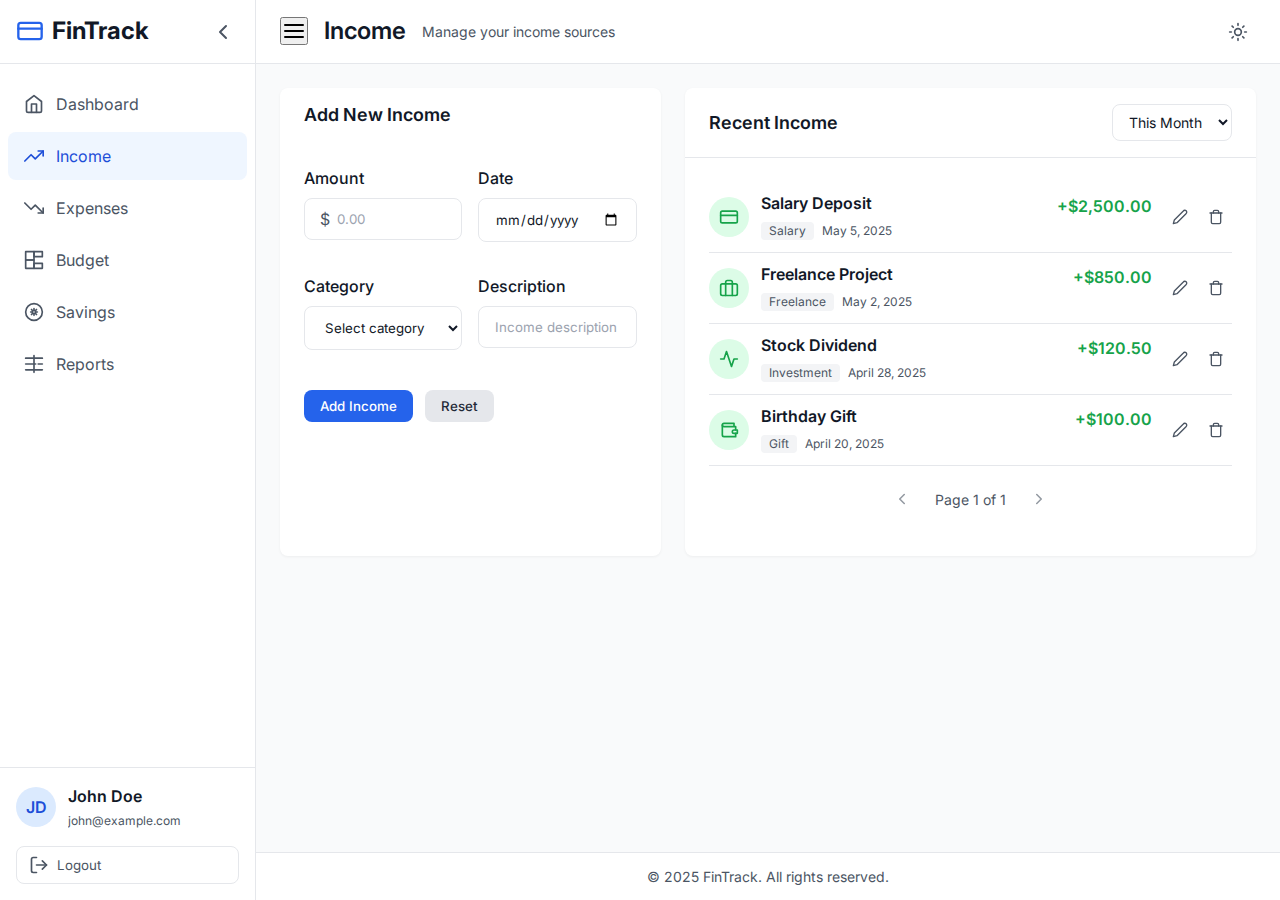
<file: income.html>
<!DOCTYPE html>
<html lang="en">
<head>
  <meta charset="UTF-8">
  <meta name="viewport" content="width=device-width, initial-scale=1.0">
  <title>FinTrack - Income</title>
  <link rel="stylesheet" href="css/styles.css">
  <link rel="preconnect" href="https://fonts.googleapis.com">
  <link rel="preconnect" href="https://fonts.gstatic.com" crossorigin>
  <link href="https://fonts.googleapis.com/css2?family=Inter:wght@400;500;600;700&display=swap" rel="stylesheet">
  <link rel="icon" type="image/svg+xml" href="assets/favicon.svg">
</head>
<body>
  <div class="app-container">
    <aside class="sidebar" id="sidebar">
      <div class="sidebar-header">
        <div class="logo">
          <svg xmlns="http://www.w3.org/2000/svg" width="28" height="28" viewBox="0 0 24 24" fill="none" stroke="currentColor" stroke-width="2" stroke-linecap="round" stroke-linejoin="round" class="logo-icon">
            <rect width="20" height="14" x="2" y="5" rx="2"></rect>
            <line x1="2" x2="22" y1="10" y2="10"></line>
          </svg>
          <h1>FinTrack</h1>
        </div>
        <button class="sidebar-toggle" id="sidebarToggle" aria-label="Toggle sidebar">
          <svg xmlns="http://www.w3.org/2000/svg" width="24" height="24" viewBox="0 0 24 24" fill="none" stroke="currentColor" stroke-width="2" stroke-linecap="round" stroke-linejoin="round">
            <path d="m15 18-6-6 6-6"></path>
          </svg>
        </button>
      </div>
      <nav class="sidebar-nav">
        <ul>
          <li>
            <a href="dashboard.html">
              <svg xmlns="http://www.w3.org/2000/svg" width="20" height="20" viewBox="0 0 24 24" fill="none" stroke="currentColor" stroke-width="2" stroke-linecap="round" stroke-linejoin="round">
                <path d="m3 9 9-7 9 7v11a2 2 0 0 1-2 2H5a2 2 0 0 1-2-2z"></path>
                <polyline points="9 22 9 12 15 12 15 22"></polyline>
              </svg>
              <span>Dashboard</span>
            </a>
          </li>
          <li class="active">
            <a href="income.html">
              <svg xmlns="http://www.w3.org/2000/svg" width="20" height="20" viewBox="0 0 24 24" fill="none" stroke="currentColor" stroke-width="2" stroke-linecap="round" stroke-linejoin="round">
                <polyline points="23 6 13.5 15.5 8.5 10.5 1 18"></polyline>
                <polyline points="17 6 23 6 23 12"></polyline>
              </svg>
              <span>Income</span>
            </a>
          </li>
          <li>
            <a href="expense.html">
              <svg xmlns="http://www.w3.org/2000/svg" width="20" height="20" viewBox="0 0 24 24" fill="none" stroke="currentColor" stroke-width="2" stroke-linecap="round" stroke-linejoin="round">
                <polyline points="23 18 13.5 8.5 8.5 13.5 1 6"></polyline>
                <polyline points="17 18 23 18 23 12"></polyline>
              </svg>
              <span>Expenses</span>
            </a>
          </li>
          <li>
            <a href="budget.html">
              <svg xmlns="http://www.w3.org/2000/svg" width="20" height="20" viewBox="0 0 24 24" fill="none" stroke="currentColor" stroke-width="2" stroke-linecap="round" stroke-linejoin="round">
                <path d="M12 2H2v10h10V2Z"></path>
                <path d="M12 8h10V2H12v6Z"></path>
                <path d="M12 22h10v-6H12v6Z"></path>
                <path d="M2 12h10v10H2V12Z"></path>
              </svg>
              <span>Budget</span>
            </a>
          </li>
          <li>
            <a href="savings.html">
              <svg xmlns="http://www.w3.org/2000/svg" width="20" height="20" viewBox="0 0 24 24" fill="none" stroke="currentColor" stroke-width="2" stroke-linecap="round" stroke-linejoin="round">
                <circle cx="12" cy="12" r="10"></circle>
                <circle cx="12" cy="12" r="2"></circle>
                <path d="M12 8v1"></path>
                <path d="M12 15v1"></path>
                <path d="M16 12h-1"></path>
                <path d="M9 12H8"></path>
                <path d="m15 9-0.88 0.88"></path>
                <path d="M9.88 14.12 9 15"></path>
                <path d="m15 15-0.88-0.88"></path>
                <path d="M9.88 9.88 9 9"></path>
              </svg>
              <span>Savings</span>
            </a>
          </li>
          <li>
            <a href="reports.html">
              <svg xmlns="http://www.w3.org/2000/svg" width="20" height="20" viewBox="0 0 24 24" fill="none" stroke="currentColor" stroke-width="2" stroke-linecap="round" stroke-linejoin="round">
                <path d="M12 2v20"></path>
                <path d="M2 5h20"></path>
                <path d="M2 19h20"></path>
                <path d="M2 12h12"></path>
                <path d="M17 12h5"></path>
              </svg>
              <span>Reports</span>
            </a>
          </li>
        </ul>
      </nav>
      <div class="sidebar-footer">
        <div class="user-info">
          <div class="user-avatar">JD</div>
          <div class="user-details">
            <p class="user-name">John Doe</p>
            <p class="user-email">john@example.com</p>
          </div>
        </div>
        <button class="logout-btn">
          <svg xmlns="http://www.w3.org/2000/svg" width="20" height="20" viewBox="0 0 24 24" fill="none" stroke="currentColor" stroke-width="2" stroke-linecap="round" stroke-linejoin="round">
            <path d="M9 21H5a2 2 0 0 1-2-2V5a2 2 0 0 1 2-2h4"></path>
            <polyline points="16 17 21 12 16 7"></polyline>
            <line x1="21" y1="12" x2="9" y2="12"></line>
          </svg>
          <span>Logout</span>
        </button>
      </div>
    </aside>

    <div class="main-content">
      <header class="main-header">
        <div class="header-start">
          <h1 class="page-title">Income</h1>
          <p class="page-subtitle">Manage your income sources</p>
        </div>
        <div class="header-end">
          <button class="theme-toggle" id="themeToggle" aria-label="Toggle dark mode">
            <svg xmlns="http://www.w3.org/2000/svg" width="20" height="20" viewBox="0 0 24 24" fill="none" stroke="currentColor" stroke-width="2" stroke-linecap="round" stroke-linejoin="round" class="sun-icon">
              <circle cx="12" cy="12" r="4"></circle>
              <path d="M12 2v2"></path>
              <path d="M12 20v2"></path>
              <path d="m4.93 4.93 1.41 1.41"></path>
              <path d="m17.66 17.66 1.41 1.41"></path>
              <path d="M2 12h2"></path>
              <path d="M20 12h2"></path>
              <path d="m6.34 17.66-1.41 1.41"></path>
              <path d="m19.07 4.93-1.41 1.41"></path>
            </svg>
            <svg xmlns="http://www.w3.org/2000/svg" width="20" height="20" viewBox="0 0 24 24" fill="none" stroke="currentColor" stroke-width="2" stroke-linecap="round" stroke-linejoin="round" class="moon-icon">
              <path d="M12 3a6 6 0 0 0 9 9 9 9 0 1 1-9-9Z"></path>
            </svg>
          </button>
        </div>
      </header>

      <main class="page-content">
        <div class="content-grid">
          <div class="card">
            <div class="card-header">
              <h3>Add New Income</h3>
            </div>
            <div class="card-body">
              <form class="form" id="incomeForm">
                <div class="form-grid">
                  <div class="form-group">
                    <label for="amount">Amount</label>
                    <div class="input-with-icon">
                      <span class="input-icon">$</span>
                      <input type="number" id="amount" class="form-input" placeholder="0.00" step="0.01" min="0" required>
                    </div>
                  </div>
                  <div class="form-group">
                    <label for="date">Date</label>
                    <input type="date" id="date" class="form-input" required>
                  </div>
                  <div class="form-group">
                    <label for="category">Category</label>
                    <select id="category" class="form-input" required>
                      <option value="">Select category</option>
                      <option value="salary">Salary</option>
                      <option value="freelance">Freelance</option>
                      <option value="investment">Investment</option>
                      <option value="gift">Gift</option>
                      <option value="other">Other</option>
                    </select>
                  </div>
                  <div class="form-group">
                    <label for="description">Description</label>
                    <input type="text" id="description" class="form-input" placeholder="Income description">
                  </div>
                </div>
                <div class="form-actions">
                  <button type="submit" class="btn btn-primary">Add Income</button>
                  <button type="reset" class="btn btn-neutral">Reset</button>
                </div>
              </form>
            </div>
          </div>

          <div class="card">
            <div class="card-header with-border">
              <h3>Recent Income</h3>
              <div class="card-filters">
                <div class="form-group compact">
                  <select id="timeRange" class="form-input form-input-sm">
                    <option value="all">All Time</option>
                    <option value="this-month" selected>This Month</option>
                    <option value="last-month">Last Month</option>
                    <option value="this-year">This Year</option>
                  </select>
                </div>
              </div>
            </div>
            <div class="card-body">
              <div class="transactions-list">
                <div class="transaction-item income">
                  <div class="transaction-icon income">
                    <svg xmlns="http://www.w3.org/2000/svg" width="20" height="20" viewBox="0 0 24 24" fill="none" stroke="currentColor" stroke-width="2" stroke-linecap="round" stroke-linejoin="round">
                      <rect width="20" height="14" x="2" y="5" rx="2"></rect>
                      <line x1="2" x2="22" y1="10" y2="10"></line>
                    </svg>
                  </div>
                  <div class="transaction-info">
                    <div class="transaction-top">
                      <h4>Salary Deposit</h4>
                      <p class="transaction-amount income">+$2,500.00</p>
                    </div>
                    <div class="transaction-bottom">
                      <span class="transaction-category">Salary</span>
                      <span class="transaction-date">May 5, 2025</span>
                    </div>
                  </div>
                  <div class="transaction-actions">
                    <button class="btn btn-icon btn-sm" aria-label="Edit transaction">
                      <svg xmlns="http://www.w3.org/2000/svg" width="16" height="16" viewBox="0 0 24 24" fill="none" stroke="currentColor" stroke-width="2" stroke-linecap="round" stroke-linejoin="round">
                        <path d="M17 3a2.85 2.85 0 1 1 4 4L7.5 20.5 2 22l1.5-5.5Z"></path>
                      </svg>
                    </button>
                    <button class="btn btn-icon btn-sm" aria-label="Delete transaction">
                      <svg xmlns="http://www.w3.org/2000/svg" width="16" height="16" viewBox="0 0 24 24" fill="none" stroke="currentColor" stroke-width="2" stroke-linecap="round" stroke-linejoin="round">
                        <path d="M3 6h18"></path>
                        <path d="M19 6v14c0 1-1 2-2 2H7c-1 0-2-1-2-2V6"></path>
                        <path d="M8 6V4c0-1 1-2 2-2h4c1 0 2 1 2 2v2"></path>
                      </svg>
                    </button>
                  </div>
                </div>
                <div class="transaction-item income">
                  <div class="transaction-icon income">
                    <svg xmlns="http://www.w3.org/2000/svg" width="20" height="20" viewBox="0 0 24 24" fill="none" stroke="currentColor" stroke-width="2" stroke-linecap="round" stroke-linejoin="round">
                      <rect x="2" y="7" width="20" height="14" rx="2" ry="2"></rect>
                      <path d="M16 21V5a2 2 0 0 0-2-2h-4a2 2 0 0 0-2 2v16"></path>
                    </svg>
                  </div>
                  <div class="transaction-info">
                    <div class="transaction-top">
                      <h4>Freelance Project</h4>
                      <p class="transaction-amount income">+$850.00</p>
                    </div>
                    <div class="transaction-bottom">
                      <span class="transaction-category">Freelance</span>
                      <span class="transaction-date">May 2, 2025</span>
                    </div>
                  </div>
                  <div class="transaction-actions">
                    <button class="btn btn-icon btn-sm" aria-label="Edit transaction">
                      <svg xmlns="http://www.w3.org/2000/svg" width="16" height="16" viewBox="0 0 24 24" fill="none" stroke="currentColor" stroke-width="2" stroke-linecap="round" stroke-linejoin="round">
                        <path d="M17 3a2.85 2.85 0 1 1 4 4L7.5 20.5 2 22l1.5-5.5Z"></path>
                      </svg>
                    </button>
                    <button class="btn btn-icon btn-sm" aria-label="Delete transaction">
                      <svg xmlns="http://www.w3.org/2000/svg" width="16" height="16" viewBox="0 0 24 24" fill="none" stroke="currentColor" stroke-width="2" stroke-linecap="round" stroke-linejoin="round">
                        <path d="M3 6h18"></path>
                        <path d="M19 6v14c0 1-1 2-2 2H7c-1 0-2-1-2-2V6"></path>
                        <path d="M8 6V4c0-1 1-2 2-2h4c1 0 2 1 2 2v2"></path>
                      </svg>
                    </button>
                  </div>
                </div>
                <div class="transaction-item income">
                  <div class="transaction-icon income">
                    <svg xmlns="http://www.w3.org/2000/svg" width="20" height="20" viewBox="0 0 24 24" fill="none" stroke="currentColor" stroke-width="2" stroke-linecap="round" stroke-linejoin="round">
                      <path d="M22 12h-4l-3 9L9 3l-3 9H2"></path>
                    </svg>
                  </div>
                  <div class="transaction-info">
                    <div class="transaction-top">
                      <h4>Stock Dividend</h4>
                      <p class="transaction-amount income">+$120.50</p>
                    </div>
                    <div class="transaction-bottom">
                      <span class="transaction-category">Investment</span>
                      <span class="transaction-date">April 28, 2025</span>
                    </div>
                  </div>
                  <div class="transaction-actions">
                    <button class="btn btn-icon btn-sm" aria-label="Edit transaction">
                      <svg xmlns="http://www.w3.org/2000/svg" width="16" height="16" viewBox="0 0 24 24" fill="none" stroke="currentColor" stroke-width="2" stroke-linecap="round" stroke-linejoin="round">
                        <path d="M17 3a2.85 2.85 0 1 1 4 4L7.5 20.5 2 22l1.5-5.5Z"></path>
                      </svg>
                    </button>
                    <button class="btn btn-icon btn-sm" aria-label="Delete transaction">
                      <svg xmlns="http://www.w3.org/2000/svg" width="16" height="16" viewBox="0 0 24 24" fill="none" stroke="currentColor" stroke-width="2" stroke-linecap="round" stroke-linejoin="round">
                        <path d="M3 6h18"></path>
                        <path d="M19 6v14c0 1-1 2-2 2H7c-1 0-2-1-2-2V6"></path>
                        <path d="M8 6V4c0-1 1-2 2-2h4c1 0 2 1 2 2v2"></path>
                      </svg>
                    </button>
                  </div>
                </div>
                <div class="transaction-item income">
                  <div class="transaction-icon income">
                    <svg xmlns="http://www.w3.org/2000/svg" width="20" height="20" viewBox="0 0 24 24" fill="none" stroke="currentColor" stroke-width="2" stroke-linecap="round" stroke-linejoin="round">
                      <path d="M20 12V8H6a2 2 0 0 1-2-2c0-1.1.9-2 2-2h12v4"></path>
                      <path d="M4 6v12c0 1.1.9 2 2 2h14v-4"></path>
                      <path d="M18 12a2 2 0 0 0-2 2c0 1.1.9 2 2 2h4v-4h-4z"></path>
                    </svg>
                  </div>
                  <div class="transaction-info">
                    <div class="transaction-top">
                      <h4>Birthday Gift</h4>
                      <p class="transaction-amount income">+$100.00</p>
                    </div>
                    <div class="transaction-bottom">
                      <span class="transaction-category">Gift</span>
                      <span class="transaction-date">April 20, 2025</span>
                    </div>
                  </div>
                  <div class="transaction-actions">
                    <button class="btn btn-icon btn-sm" aria-label="Edit transaction">
                      <svg xmlns="http://www.w3.org/2000/svg" width="16" height="16" viewBox="0 0 24 24" fill="none" stroke="currentColor" stroke-width="2" stroke-linecap="round" stroke-linejoin="round">
                        <path d="M17 3a2.85 2.85 0 1 1 4 4L7.5 20.5 2 22l1.5-5.5Z"></path>
                      </svg>
                    </button>
                    <button class="btn btn-icon btn-sm" aria-label="Delete transaction">
                      <svg xmlns="http://www.w3.org/2000/svg" width="16" height="16" viewBox="0 0 24 24" fill="none" stroke="currentColor" stroke-width="2" stroke-linecap="round" stroke-linejoin="round">
                        <path d="M3 6h18"></path>
                        <path d="M19 6v14c0 1-1 2-2 2H7c-1 0-2-1-2-2V6"></path>
                        <path d="M8 6V4c0-1 1-2 2-2h4c1 0 2 1 2 2v2"></path>
                      </svg>
                    </button>
                  </div>
                </div>
              </div>
              <div class="card-footer">
                <div class="pagination">
                  <button class="btn btn-icon btn-sm" disabled>
                    <svg xmlns="http://www.w3.org/2000/svg" width="18" height="18" viewBox="0 0 24 24" fill="none" stroke="currentColor" stroke-width="2" stroke-linecap="round" stroke-linejoin="round">
                      <path d="m15 18-6-6 6-6"></path>
                    </svg>
                  </button>
                  <span class="pagination-text">Page 1 of 1</span>
                  <button class="btn btn-icon btn-sm" disabled>
                    <svg xmlns="http://www.w3.org/2000/svg" width="18" height="18" viewBox="0 0 24 24" fill="none" stroke="currentColor" stroke-width="2" stroke-linecap="round" stroke-linejoin="round">
                      <path d="m9 18 6-6-6-6"></path>
                    </svg>
                  </button>
                </div>
              </div>
            </div>
          </div>
        </div>
      </main>

      <footer class="main-footer">
        <p>&copy; 2025 FinTrack. All rights reserved.</p>
      </footer>
    </div>
  </div>

  <script src="js/theme.js"></script>
  <script src="js/sidebar.js"></script>
</body>
</html>
</file>
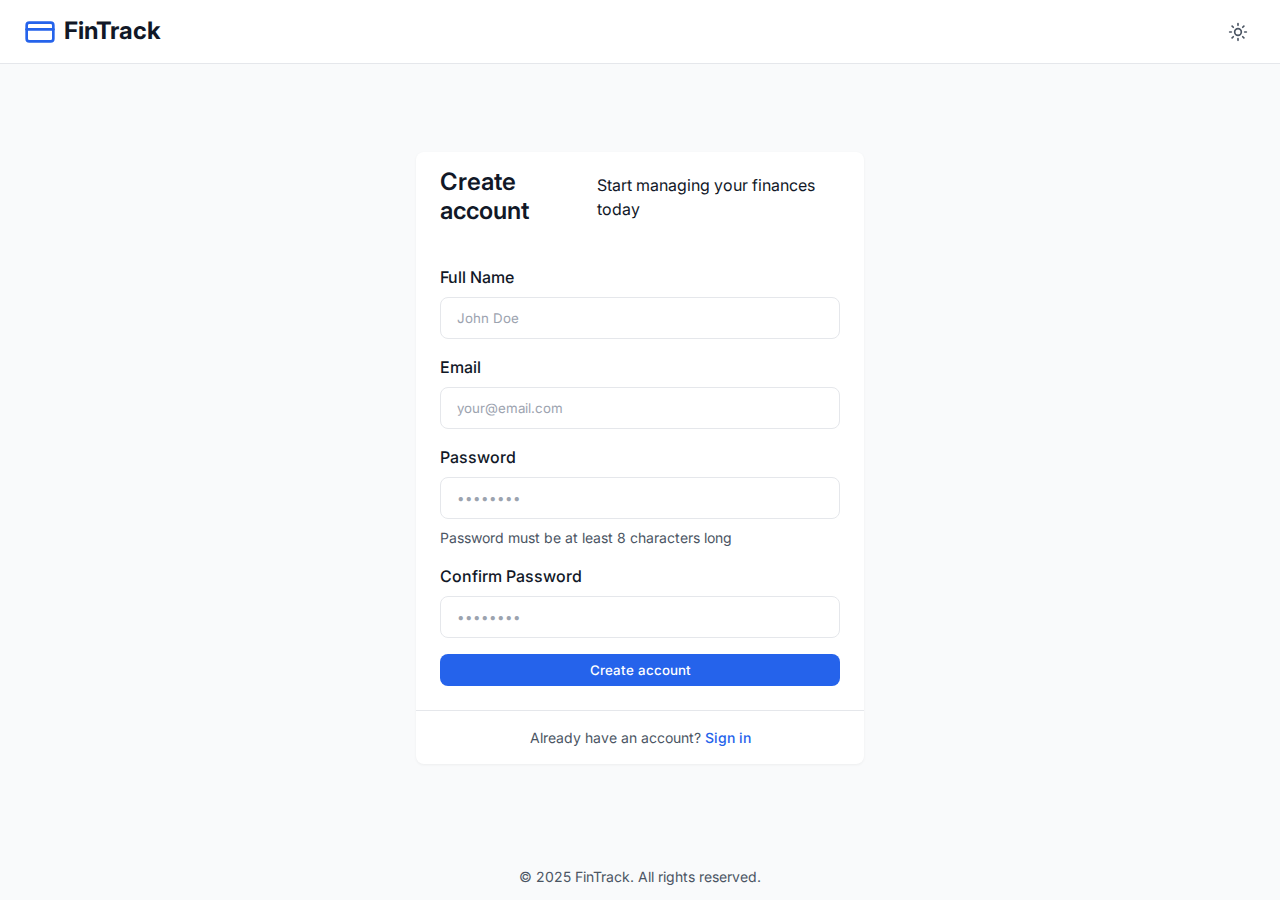
<file: register.html>
<!DOCTYPE html>
<html lang="en">
<head>
  <meta charset="UTF-8">
  <meta name="viewport" content="width=device-width, initial-scale=1.0">
  <title>FinTrack - Register</title>
  <link rel="stylesheet" href="css/styles.css">
  <link rel="preconnect" href="https://fonts.googleapis.com">
  <link rel="preconnect" href="https://fonts.gstatic.com" crossorigin>
  <link href="https://fonts.googleapis.com/css2?family=Inter:wght@400;500;600;700&display=swap" rel="stylesheet">
  <link rel="icon" type="image/svg+xml" href="assets/favicon.svg">
</head>
<body>
  <div class="app-container auth-container">
    <header class="auth-header">
      <div class="logo">
        <svg xmlns="http://www.w3.org/2000/svg" width="32" height="32" viewBox="0 0 24 24" fill="none" stroke="currentColor" stroke-width="2" stroke-linecap="round" stroke-linejoin="round" class="logo-icon">
          <rect width="20" height="14" x="2" y="5" rx="2"></rect>
          <line x1="2" x2="22" y1="10" y2="10"></line>
        </svg>
        <h1>FinTrack</h1>
      </div>
      <button class="theme-toggle" id="themeToggle" aria-label="Toggle dark mode">
        <svg xmlns="http://www.w3.org/2000/svg" width="20" height="20" viewBox="0 0 24 24" fill="none" stroke="currentColor" stroke-width="2" stroke-linecap="round" stroke-linejoin="round" class="sun-icon">
          <circle cx="12" cy="12" r="4"></circle>
          <path d="M12 2v2"></path>
          <path d="M12 20v2"></path>
          <path d="m4.93 4.93 1.41 1.41"></path>
          <path d="m17.66 17.66 1.41 1.41"></path>
          <path d="M2 12h2"></path>
          <path d="M20 12h2"></path>
          <path d="m6.34 17.66-1.41 1.41"></path>
          <path d="m19.07 4.93-1.41 1.41"></path>
        </svg>
        <svg xmlns="http://www.w3.org/2000/svg" width="20" height="20" viewBox="0 0 24 24" fill="none" stroke="currentColor" stroke-width="2" stroke-linecap="round" stroke-linejoin="round" class="moon-icon">
          <path d="M12 3a6 6 0 0 0 9 9 9 9 0 1 1-9-9Z"></path>
        </svg>
      </button>
    </header>

    <main class="auth-content">
      <div class="card auth-card">
        <div class="card-header">
          <h2>Create account</h2>
          <p>Start managing your finances today</p>
        </div>
        <div class="card-body">
          <form class="auth-form" id="registerForm">
            <div class="form-group">
              <label for="name">Full Name</label>
              <input type="text" id="name" class="form-input" placeholder="John Doe" required>
            </div>
            <div class="form-group">
              <label for="email">Email</label>
              <input type="email" id="email" class="form-input" placeholder="your@email.com" required>
            </div>
            <div class="form-group">
              <label for="password">Password</label>
              <input type="password" id="password" class="form-input" placeholder="••••••••" required>
              <div class="form-hint">
                Password must be at least 8 characters long
              </div>
            </div>
            <div class="form-group">
              <label for="confirmPassword">Confirm Password</label>
              <input type="password" id="confirmPassword" class="form-input" placeholder="••••••••" required>
            </div>
            <button type="submit" class="btn btn-primary btn-block">Create account</button>
          </form>
        </div>
        <div class="card-footer">
          <p>Already have an account? <a href="index.html" class="text-link">Sign in</a></p>
        </div>
      </div>
    </main>

    <footer class="auth-footer">
      <p>&copy; 2025 FinTrack. All rights reserved.</p>
    </footer>
  </div>

  <script src="js/theme.js"></script>
  <script src="js/validation.js"></script>
</body>
</html>
</file>
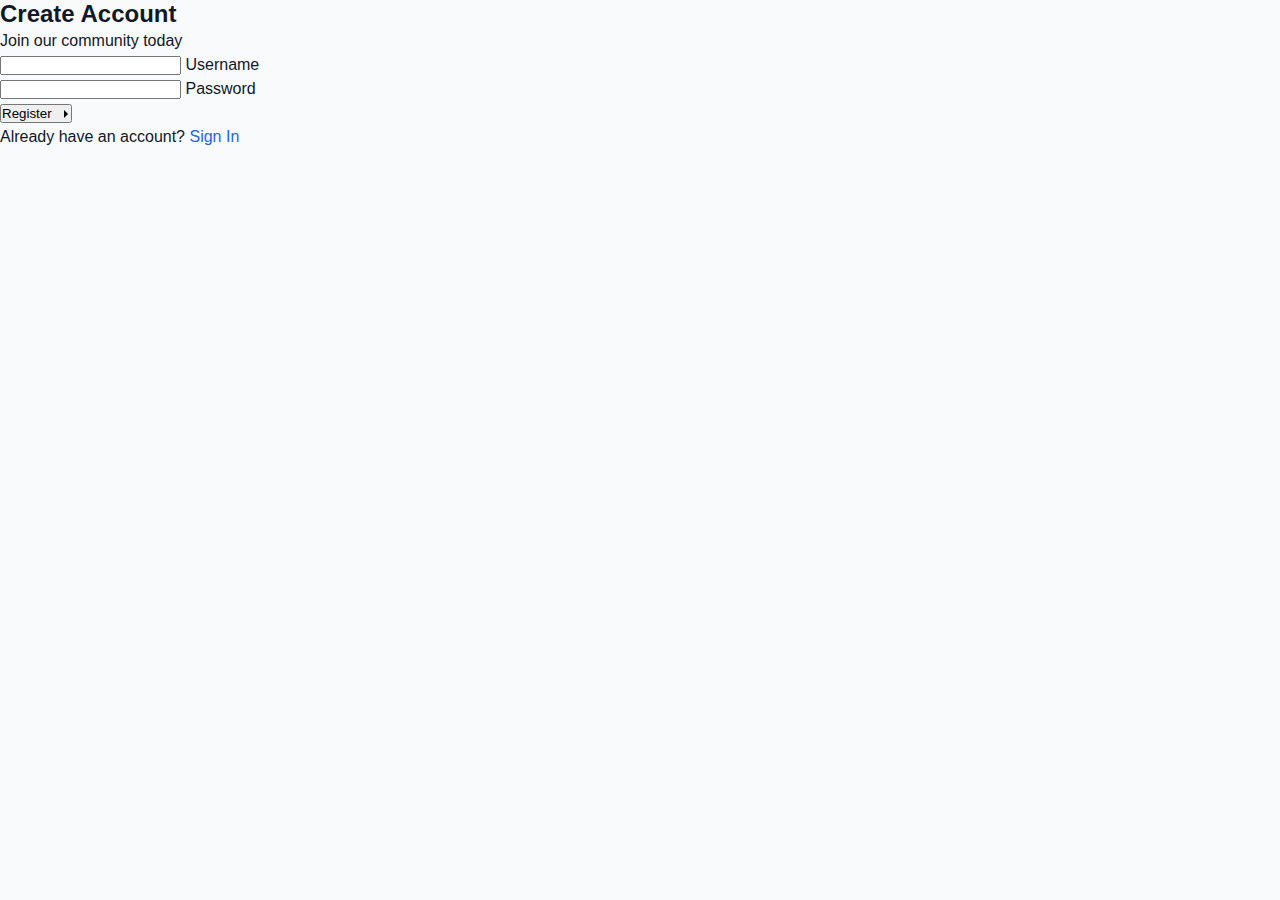
<file: templates/register1.html>
<!DOCTYPE html>
<html>
<head>
    <title>Register</title>
    <link rel="stylesheet" href="../static/styles.css">
    <link href="https://fonts.googleapis.com/css2?family=Poppins:wght@400;500;600&display=swap" rel="stylesheet">
</head>
<body>
    <div class="background"></div>
    <div class="form-container">
        <div class="form-header">
            <h2>Create Account</h2>
            <p>Join our community today</p>
        </div>
        <form action="/register" method="post">
            <div class="input-group">
                <input type="text" name="username" id="username" placeholder=" " required autocomplete="username">
                <label for="username">Username</label>
                <span class="underline"></span>
            </div>
            <div class="input-group">
                <input type="password" name="password" id="password" placeholder=" " required autocomplete="new-password">
                <label for="password">Password</label>
                <span class="underline"></span>
            </div>
            <button type="submit" class="submit-btn">
                <span>Register</span>
                <svg width="15" height="10" viewBox="0 0 13 10">
                    <path d="M1,5 L11,5"></path>
                    <polyline points="8 1 12 5 8 9"></polyline>
                </svg>
            </button>
        </form>
        <div class="form-footer">
            <p>Already have an account? <a href="../templates/login.html" class="auth-link">Sign In</a></p>
        </div>
    </div>
</body>
</html>
</file>
<file: css/styles.css>
/* Base styles */
:root {
  /* Colors */
  --color-primary-50: #EFF6FF;
  --color-primary-100: #DBEAFE;
  --color-primary-200: #BFDBFE;
  --color-primary-300: #93C5FD;
  --color-primary-400: #60A5FA;
  --color-primary-500: #3B82F6;
  --color-primary-600: #2563EB;
  --color-primary-700: #1D4ED8;
  --color-primary-800: #1E40AF;
  --color-primary-900: #1E3A8A;
  
  --color-secondary-50: #F0FDF4;
  --color-secondary-100: #DCFCE7;
  --color-secondary-200: #BBF7D0;
  --color-secondary-300: #86EFAC;
  --color-secondary-400: #4ADE80;
  --color-secondary-500: #22C55E;
  --color-secondary-600: #16A34A;
  --color-secondary-700: #15803D;
  --color-secondary-800: #166534;
  --color-secondary-900: #14532D;
  
  --color-accent-50: #FFF7ED;
  --color-accent-100: #FFEDD5;
  --color-accent-200: #FED7AA;
  --color-accent-300: #FDBA74;
  --color-accent-400: #FB923C;
  --color-accent-500: #F97316;
  --color-accent-600: #EA580C;
  --color-accent-700: #C2410C;
  --color-accent-800: #9A3412;
  --color-accent-900: #7C2D12;
  
  --color-error-50: #FEF2F2;
  --color-error-100: #FEE2E2;
  --color-error-200: #FECACA;
  --color-error-300: #FCA5A5;
  --color-error-400: #F87171;
  --color-error-500: #EF4444;
  --color-error-600: #DC2626;
  --color-error-700: #B91C1C;
  --color-error-800: #991B1B;
  --color-error-900: #7F1D1D;
  
  --color-success-50: #F0FDF4;
  --color-success-100: #DCFCE7;
  --color-success-200: #BBF7D0;
  --color-success-300: #86EFAC;
  --color-success-400: #4ADE80;
  --color-success-500: #22C55E;
  --color-success-600: #16A34A;
  --color-success-700: #15803D;
  --color-success-800: #166534;
  --color-success-900: #14532D;
  
  --color-warning-50: #FFFBEB;
  --color-warning-100: #FEF3C7;
  --color-warning-200: #FDE68A;
  --color-warning-300: #FCD34D;
  --color-warning-400: #FBBF24;
  --color-warning-500: #F59E0B;
  --color-warning-600: #D97706;
  --color-warning-700: #B45309;
  --color-warning-800: #92400E;
  --color-warning-900: #78350F;
  
  --color-neutral-50: #F9FAFB;
  --color-neutral-100: #F3F4F6;
  --color-neutral-200: #E5E7EB;
  --color-neutral-300: #D1D5DB;
  --color-neutral-400: #9CA3AF;
  --color-neutral-500: #6B7280;
  --color-neutral-600: #4B5563;
  --color-neutral-700: #374151;
  --color-neutral-800: #1F2937;
  --color-neutral-900: #111827;
  
  /* Light Theme */
  --bg-color: var(--color-neutral-50);
  --bg-card: white;
  --text-color: var(--color-neutral-900);
  --text-secondary: var(--color-neutral-600);
  --border-color: var(--color-neutral-200);
  --shadow-color: rgba(0, 0, 0, 0.05);
  
  /* Spacing */
  --space-1: 0.25rem;
  --space-2: 0.5rem;
  --space-3: 0.75rem;
  --space-4: 1rem;
  --space-5: 1.25rem;
  --space-6: 1.5rem;
  --space-8: 2rem;
  --space-10: 2.5rem;
  --space-12: 3rem;
  --space-16: 4rem;
  
  /* Sizes */
  --sidebar-width: 16rem;
  --sidebar-collapsed-width: 5rem;
  --header-height: 4rem;
  --footer-height: 3rem;
  
  /* Transitions */
  --transition-fast: 150ms ease-in-out;
  --transition-normal: 250ms ease-in-out;
  --transition-slow: 350ms ease-in-out;
  
  /* Fonts */
  --font-sans: 'Inter', -apple-system, BlinkMacSystemFont, 'Segoe UI', Roboto, 'Helvetica Neue', Arial, sans-serif;
  --font-mono: SFMono-Regular, Menlo, Monaco, Consolas, 'Liberation Mono', 'Courier New', monospace;
  
  /* Misc */
  --border-radius-sm: 0.25rem;
  --border-radius: 0.5rem;
  --border-radius-lg: 0.75rem;
}

/* Dark Mode */
:root.dark {
  --bg-color: var(--color-neutral-900);
  --bg-card: var(--color-neutral-800);
  --text-color: white;
  --text-secondary: var(--color-neutral-400);
  --border-color: var(--color-neutral-700);
  --shadow-color: rgba(0, 0, 0, 0.2);
}

/* Reset */
* {
  margin: 0;
  padding: 0;
  box-sizing: border-box;
}

html {
  font-size: 16px;
}

body {
  font-family: var(--font-sans);
  color: var(--text-color);
  background-color: var(--bg-color);
  line-height: 1.5;
  -webkit-font-smoothing: antialiased;
  -moz-osx-font-smoothing: grayscale;
  transition: color var(--transition-normal), background-color var(--transition-normal);
}

h1, h2, h3, h4, h5, h6 {
  font-weight: 600;
  line-height: 1.2;
}

a {
  color: var(--color-primary-600);
  text-decoration: none;
  transition: color var(--transition-fast);
}

a:hover {
  color: var(--color-primary-700);
}

button, input, select, textarea {
  font-family: inherit;
}

svg {
  display: inline-block;
  vertical-align: middle;
}

/* Layout */
.app-container {
  min-height: 100vh;
  display: flex;
}

.main-content {
  flex: 1;
  display: flex;
  flex-direction: column;
  min-width: 0;
}

.page-content {
  flex: 1;
  padding: var(--space-6);
  overflow-y: auto;
}

/* Authentication Layout */
.auth-container {
  flex-direction: column;
}

.auth-header {
  height: var(--header-height);
  display: flex;
  align-items: center;
  justify-content: space-between;
  padding: 0 var(--space-6);
  background-color: var(--bg-card);
  border-bottom: 1px solid var(--border-color);
}

.auth-content {
  flex: 1;
  display: flex;
  align-items: center;
  justify-content: center;
  padding: var(--space-4);
}

.auth-footer {
  height: var(--footer-height);
  display: flex;
  align-items: center;
  justify-content: center;
  padding: var(--space-4);
  color: var(--text-secondary);
  font-size: 0.875rem;
}

.logo {
  display: flex;
  align-items: center;
  gap: var(--space-2);
}

.logo-icon {
  color: var(--color-primary-600);
}

.logo h1 {
  font-size: 1.5rem;
  font-weight: 700;
}

/* Cards */
.card {
  background-color: var(--bg-card);
  border-radius: var(--border-radius);
  box-shadow: 0 1px 3px var(--shadow-color);
  overflow: hidden;
  transition: box-shadow var(--transition-fast);
}

.card:hover {
  box-shadow: 0 4px 6px var(--shadow-color);
}

.card-header {
  padding: var(--space-4) var(--space-6);
  display: flex;
  align-items: center;
  justify-content: space-between;
}

.card-header.with-border {
  border-bottom: 1px solid var(--border-color);
}

.card-header h3 {
  font-size: 1.125rem;
  font-weight: 600;
}

.card-body {
  padding: var(--space-6);
}

.card-footer {
  padding: var(--space-4) var(--space-6);
  border-top: 1px solid var(--border-color);
  color: var(--text-secondary);
  font-size: 0.875rem;
  display: flex;
  align-items: center;
  justify-content: center;
}

.auth-card {
  width: 100%;
  max-width: 28rem;
}

/* Forms */
.form-group {
  margin-bottom: var(--space-4);
}

.form-group label {
  display: block;
  margin-bottom: var(--space-2);
  font-weight: 500;
  color: var(--text-color);
}

.form-input {
  width: 100%;
  padding: var(--space-3) var(--space-4);
  border: 1px solid var(--border-color);
  border-radius: var(--border-radius);
  background-color: var(--bg-card);
  color: var(--text-color);
  transition: all var(--transition-fast);
}

.form-input:focus {
  outline: none;
  border-color: var(--color-primary-400);
  box-shadow: 0 0 0 3px var(--color-primary-100);
}

.form-input::placeholder {
  color: var(--color-neutral-400);
}

.form-input-sm {
  padding: var(--space-2) var(--space-3);
  font-size: 0.875rem;
}

.input-with-icon {
  position: relative;
}

.input-icon {
  position: absolute;
  left: var(--space-4);
  top: 50%;
  transform: translateY(-50%);
  color: var(--text-secondary);
}

.input-with-icon .form-input {
  padding-left: var(--space-8);
}

.form-group.compact {
  margin-bottom: 0;
}

.form-hint {
  margin-top: var(--space-2);
  font-size: 0.875rem;
  color: var(--text-secondary);
}

.form-group-action {
  display: flex;
  justify-content: flex-end;
  margin-top: var(--space-2);
}

.form-actions {
  display: flex;
  gap: var(--space-3);
  margin-top: var(--space-6);
}

.form-grid {
  display: grid;
  grid-template-columns: 1fr;
  gap: var(--space-4);
}

@media (min-width: 640px) {
  .form-grid {
    grid-template-columns: repeat(2, 1fr);
  }
}

/* Buttons */
.btn {
  display: inline-flex;
  align-items: center;
  justify-content: center;
  padding: var(--space-2) var(--space-4);
  border-radius: var(--border-radius);
  border: none;
  font-weight: 500;
  cursor: pointer;
  transition: all var(--transition-fast);
  gap: var(--space-2);
}

.btn:focus {
  outline: none;
}

.btn:disabled {
  opacity: 0.6;
  cursor: not-allowed;
}

.btn-block {
  width: 100%;
}

.btn-sm {
  padding: var(--space-1) var(--space-2);
  font-size: 0.875rem;
}

.btn-primary {
  background-color: var(--color-primary-600);
  color: white;
}

.btn-primary:hover:not(:disabled) {
  background-color: var(--color-primary-700);
}

.btn-primary:focus {
  box-shadow: 0 0 0 3px var(--color-primary-200);
}

.btn-neutral {
  background-color: var(--color-neutral-200);
  color: var(--color-neutral-800);
}

.btn-neutral:hover:not(:disabled) {
  background-color: var(--color-neutral-300);
}

.btn-danger {
  background-color: var(--color-error-600);
  color: white;
}

.btn-danger:hover:not(:disabled) {
  background-color: var(--color-error-700);
}

.btn-icon {
  padding: var(--space-2);
  border-radius: 50%;
  background-color: transparent;
  color: var(--text-secondary);
}

.btn-icon:hover {
  background-color: var(--color-neutral-100);
  color: var(--text-color);
}

.dark .btn-icon:hover {
  background-color: var(--color-neutral-700);
}

/* Sidebar */
.sidebar {
  width: var(--sidebar-width);
  flex-shrink: 0;
  background-color: var(--bg-card);
  border-right: 1px solid var(--border-color);
  display: flex;
  flex-direction: column;
  transition: width var(--transition-normal);
  overflow: hidden;
}

.sidebar.collapsed {
  width: var(--sidebar-collapsed-width);
}

.sidebar-header {
  height: var(--header-height);
  display: flex;
  align-items: center;
  justify-content: space-between;
  padding: 0 var(--space-4);
  border-bottom: 1px solid var(--border-color);
}

.sidebar-toggle {
  padding: var(--space-1);
  border-radius: 50%;
  border: none;
  background-color: transparent;
  color: var(--text-secondary);
  cursor: pointer;
  transition: background-color var(--transition-fast);
}

.sidebar-toggle:hover {
  background-color: var(--color-neutral-100);
  color: var(--text-color);
}

.dark .sidebar-toggle:hover {
  background-color: var(--color-neutral-700);
}

.sidebar-nav {
  flex: 1;
  padding: var(--space-4) var(--space-2);
  overflow-y: auto;
}

.sidebar-nav ul {
  list-style: none;
}

.sidebar-nav li {
  margin-bottom: var(--space-1);
}

.sidebar-nav a {
  display: flex;
  align-items: center;
  gap: var(--space-3);
  padding: var(--space-3) var(--space-4);
  border-radius: var(--border-radius);
  color: var(--text-secondary);
  transition: all var(--transition-fast);
}

.sidebar-nav a:hover {
  background-color: var(--color-neutral-100);
  color: var(--text-color);
}

.sidebar-nav li.active a {
  background-color: var(--color-primary-50);
  color: var(--color-primary-700);
}

.dark .sidebar-nav a:hover {
  background-color: var(--color-neutral-700);
}

.dark .sidebar-nav li.active a {
  background-color: var(--color-primary-900);
  color: var(--color-primary-300);
}

.sidebar-footer {
  padding: var(--space-4);
  border-top: 1px solid var(--border-color);
}

.user-info {
  display: flex;
  align-items: center;
  gap: var(--space-3);
  margin-bottom: var(--space-4);
}

.user-avatar {
  width: 2.5rem;
  height: 2.5rem;
  border-radius: 50%;
  background-color: var(--color-primary-100);
  color: var(--color-primary-700);
  display: flex;
  align-items: center;
  justify-content: center;
  font-weight: 600;
  flex-shrink: 0;
}

.dark .user-avatar {
  background-color: var(--color-primary-900);
  color: var(--color-primary-300);
}

.user-details {
  overflow: hidden;
}

.user-name {
  font-weight: 600;
  margin-bottom: var(--space-1);
  white-space: nowrap;
  overflow: hidden;
  text-overflow: ellipsis;
}

.user-email {
  font-size: 0.75rem;
  color: var(--text-secondary);
  white-space: nowrap;
  overflow: hidden;
  text-overflow: ellipsis;
}

.logout-btn {
  display: flex;
  align-items: center;
  width: 100%;
  padding: var(--space-2) var(--space-3);
  border: 1px solid var(--border-color);
  border-radius: var(--border-radius);
  background-color: transparent;
  color: var(--text-secondary);
  gap: var(--space-2);
  cursor: pointer;
  transition: all var(--transition-fast);
}

.logout-btn:hover {
  background-color: var(--color-neutral-100);
  color: var(--text-color);
}

.dark .logout-btn:hover {
  background-color: var(--color-neutral-700);
}

/* Main Header */
.main-header {
  height: var(--header-height);
  display: flex;
  align-items: center;
  justify-content: space-between;
  padding: 0 var(--space-6);
  background-color: var(--bg-card);
  border-bottom: 1px solid var(--border-color);
}

.header-start, .header-end {
  display: flex;
  align-items: center;
  gap: var(--space-4);
}

.page-title {
  font-size: 1.5rem;
}

.page-subtitle {
  color: var(--text-secondary);
  font-size: 0.875rem;
}

/* Theme Toggle */
.theme-toggle {
  padding: var(--space-2);
  border-radius: 50%;
  border: none;
  background-color: transparent;
  color: var(--text-secondary);
  cursor: pointer;
  position: relative;
  width: 36px;
  height: 36px;
  display: flex;
  align-items: center;
  justify-content: center;
  transition: background-color var(--transition-fast);
}

.theme-toggle:hover {
  background-color: var(--color-neutral-100);
  color: var(--text-color);
}

.dark .theme-toggle:hover {
  background-color: var(--color-neutral-700);
}

.sun-icon, .moon-icon {
  position: absolute;
  top: 8px;
  left: 8px;
  transition: transform var(--transition-normal), opacity var(--transition-normal);
}

:root:not(.dark) .moon-icon {
  opacity: 0;
  transform: scale(0);
}

:root.dark .sun-icon {
  opacity: 0;
  transform: scale(0);
}

/* Footer */
.main-footer {
  height: var(--footer-height);
  display: flex;
  align-items: center;
  justify-content: center;
  padding: 0 var(--space-6);
  background-color: var(--bg-card);
  border-top: 1px solid var(--border-color);
  color: var(--text-secondary);
  font-size: 0.875rem;
}

/* Stats Cards */
.stats-grid {
  display: grid;
  grid-template-columns: repeat(1, 1fr);
  gap: var(--space-4);
  margin-bottom: var(--space-6);
}

@media (min-width: 640px) {
  .stats-grid {
    grid-template-columns: repeat(2, 1fr);
  }
}

@media (min-width: 1024px) {
  .stats-grid {
    grid-template-columns: repeat(4, 1fr);
  }
}

.stats-card {
  padding: var(--space-5);
  display: flex;
  align-items: center;
  gap: var(--space-4);
}

.stats-icon {
  width: 3rem;
  height: 3rem;
  border-radius: 50%;
  display: flex;
  align-items: center;
  justify-content: center;
  flex-shrink: 0;
}

.income-icon {
  background-color: var(--color-success-100);
  color: var(--color-success-600);
}

.expense-icon {
  background-color: var(--color-error-100);
  color: var(--color-error-600);
}

.balance-icon {
  background-color: var(--color-primary-100);
  color: var(--color-primary-600);
}

.savings-icon {
  background-color: var(--color-accent-100);
  color: var(--color-accent-600);
}

.dark .income-icon {
  background-color: var(--color-success-900);
  color: var(--color-success-300);
}

.dark .expense-icon {
  background-color: var(--color-error-900);
  color: var(--color-error-300);
}

.dark .balance-icon {
  background-color: var(--color-primary-900);
  color: var(--color-primary-300);
}

.dark .savings-icon {
  background-color: var(--color-accent-900);
  color: var(--color-accent-300);
}

.stats-info {
  flex: 1;
  min-width: 0;
}

.stats-info h3 {
  font-size: 0.875rem;
  color: var(--text-secondary);
  margin-bottom: var(--space-1);
}

.stats-value {
  font-size: 1.5rem;
  font-weight: 700;
  margin-bottom: var(--space-1);
  white-space: nowrap;
  overflow: hidden;
  text-overflow: ellipsis;
}

.stats-change {
  font-size: 0.75rem;
  display: flex;
  align-items: center;
  gap: var(--space-1);
}

.stats-change.positive {
  color: var(--color-success-600);
}

.stats-change.negative {
  color: var(--color-error-600);
}

.dark .stats-change.positive {
  color: var(--color-success-400);
}

.dark .stats-change.negative {
  color: var(--color-error-400);
}

/* Dashboard Grid */
.dashboard-grid {
  display: grid;
  grid-template-columns: 1fr;
  gap: var(--space-6);
}

@media (min-width: 1024px) {
  .dashboard-grid {
    grid-template-columns: repeat(2, 1fr);
  }
}

/* Content Grid */
.content-grid {
  display: grid;
  grid-template-columns: 1fr;
  gap: var(--space-6);
}

@media (min-width: 1024px) {
  .content-grid {
    grid-template-columns: 1fr 1.5fr;
  }
}

/* Chart */
.chart-container {
  height: 300px;
  display: flex;
  flex-direction: column;
}

.chart-placeholder {
  flex: 1;
  display: flex;
  flex-direction: column;
  justify-content: flex-end;
  padding-bottom: var(--space-4);
}

.chart-bars {
  display: flex;
  align-items: flex-end;
  justify-content: space-around;
  height: 100%;
  gap: var(--space-2);
}

.chart-bar {
  width: 1.5rem;
  border-radius: var(--border-radius-sm);
  transition: height var(--transition-normal);
}

.chart-bar.income {
  background-color: var(--color-success-500);
}

.chart-bar.expense {
  background-color: var(--color-error-500);
}

.chart-labels {
  display: flex;
  justify-content: space-around;
  margin-top: var(--space-3);
  color: var(--text-secondary);
  font-size: 0.75rem;
}

.chart-legend {
  display: flex;
  justify-content: center;
  gap: var(--space-6);
  margin-top: var(--space-4);
}

.legend-item {
  display: flex;
  align-items: center;
  gap: var(--space-2);
  font-size: 0.875rem;
}

.legend-color {
  width: 0.75rem;
  height: 0.75rem;
  border-radius: 50%;
}

.legend-color.income {
  background-color: var(--color-success-500);
}

.legend-color.expense {
  background-color: var(--color-error-500);
}

/* Budget / Savings Progress */
.budget-list, .savings-list {
  display: flex;
  flex-direction: column;
  gap: var(--space-4);
}

.budget-item, .savings-item {
  display: flex;
  flex-direction: column;
  gap: var(--space-2);
}

.budget-info, .savings-info {
  display: flex;
  justify-content: space-between;
}

.budget-info h4, .savings-info h4 {
  font-weight: 600;
}

.budget-value, .savings-value {
  color: var(--text-secondary);
  font-size: 0.875rem;
}

.budget-progress-container, .savings-progress-container {
  display: flex;
  align-items: center;
  gap: var(--space-3);
}

.budget-progress, .savings-progress {
  flex: 1;
  height: 0.5rem;
  background-color: var(--color-neutral-200);
  border-radius: var(--border-radius-sm);
  overflow: hidden;
}

.dark .budget-progress, .dark .savings-progress {
  background-color: var(--color-neutral-700);
}

.budget-progress-bar, .savings-progress-bar {
  height: 100%;
  background-color: var(--color-primary-500);
  border-radius: var(--border-radius-sm);
  transition: width var(--transition-normal);
}

.budget-progress-bar.warning {
  background-color: var(--color-warning-500);
}

.budget-progress-bar.danger {
  background-color: var(--color-error-500);
}

.budget-percent, .savings-percent {
  font-size: 0.75rem;
  font-weight: 600;
  min-width: 2.5rem;
  text-align: right;
}

/* Transactions */
.transactions-list {
  display: flex;
  flex-direction: column;
}

.transaction-item {
  display: flex;
  align-items: center;
  padding: var(--space-3) 0;
  border-bottom: 1px solid var(--border-color);
  gap: var(--space-3);
}

.transaction-item:last-child {
  border-bottom: none;
}

.transaction-icon {
  width: 2.5rem;
  height: 2.5rem;
  border-radius: 50%;
  display: flex;
  align-items: center;
  justify-content: center;
  flex-shrink: 0;
}

.transaction-icon.income {
  background-color: var(--color-success-100);
  color: var(--color-success-600);
}

.transaction-icon.expense {
  background-color: var(--color-error-100);
  color: var(--color-error-600);
}

.dark .transaction-icon.income {
  background-color: var(--color-success-900);
  color: var(--color-success-300);
}

.dark .transaction-icon.expense {
  background-color: var(--color-error-900);
  color: var(--color-error-300);
}

.transaction-info {
  flex: 1;
  min-width: 0;
}

.transaction-top {
  display: flex;
  justify-content: space-between;
  margin-bottom: var(--space-1);
}

.transaction-top h4 {
  font-weight: 600;
  white-space: nowrap;
  overflow: hidden;
  text-overflow: ellipsis;
}

.transaction-amount {
  font-weight: 600;
  white-space: nowrap;
}

.transaction-amount.income {
  color: var(--color-success-600);
}

.transaction-amount.expense {
  color: var(--color-error-600);
}

.dark .transaction-amount.income {
  color: var(--color-success-400);
}

.dark .transaction-amount.expense {
  color: var(--color-error-400);
}

.transaction-bottom {
  display: flex;
  font-size: 0.75rem;
  color: var(--text-secondary);
}

.transaction-category {
  padding: 0 var(--space-2);
  border-radius: var(--border-radius-sm);
  background-color: var(--color-neutral-100);
}

.dark .transaction-category {
  background-color: var(--color-neutral-700);
}

.transaction-date {
  margin-left: var(--space-2);
}

.transaction-actions {
  display: flex;
  gap: var(--space-1);
}

/* Card Filters */
.card-filters {
  display: flex;
  gap: var(--space-3);
}

/* Pagination */
.pagination {
  display: flex;
  align-items: center;
  justify-content: center;
  gap: var(--space-2);
}

.pagination-text {
  font-size: 0.875rem;
  color: var(--text-secondary);
  padding: 0 var(--space-2);
}

/* Links */
.text-link {
  color: var(--color-primary-600);
  font-weight: 500;
  transition: color var(--transition-fast);
}

.text-link:hover {
  color: var(--color-primary-700);
  text-decoration: underline;
}

/* Animations */
@keyframes fadeIn {
  from { opacity: 0; }
  to { opacity: 1; }
}

@keyframes slideUp {
  from { 
    opacity: 0;
    transform: translateY(10px);
  }
  to { 
    opacity: 1;
    transform: translateY(0);
  }
}

.fade-in {
  animation: fadeIn 0.3s ease-in-out;
}

.slide-up {
  animation: slideUp 0.3s ease-out;
}

/* Responsive Adjustments */
@media (max-width: 768px) {
  .sidebar {
    position: fixed;
    top: 0;
    left: 0;
    bottom: 0;
    z-index: 100;
    transform: translateX(-100%);
    box-shadow: 2px 0 8px rgba(0, 0, 0, 0.1);
  }
  
  .sidebar.open {
    transform: translateX(0);
  }
  
  .main-content {
    margin-left: 0;
  }
  
  .page-content {
    padding: var(--space-4);
  }
  
  .main-header {
    padding: 0 var(--space-4);
  }
}
</file>
<file: static/styles.css>
/* Base styles */
:root {
    /* Colors */
    --color-primary-50: #EFF6FF;
    --color-primary-100: #DBEAFE;
    --color-primary-200: #BFDBFE;
    --color-primary-300: #93C5FD;
    --color-primary-400: #60A5FA;
    --color-primary-500: #3B82F6;
    --color-primary-600: #2563EB;
    --color-primary-700: #1D4ED8;
    --color-primary-800: #1E40AF;
    --color-primary-900: #1E3A8A;
    
    --color-secondary-50: #F0FDF4;
    --color-secondary-100: #DCFCE7;
    --color-secondary-200: #BBF7D0;
    --color-secondary-300: #86EFAC;
    --color-secondary-400: #4ADE80;
    --color-secondary-500: #22C55E;
    --color-secondary-600: #16A34A;
    --color-secondary-700: #15803D;
    --color-secondary-800: #166534;
    --color-secondary-900: #14532D;
    
    --color-accent-50: #FFF7ED;
    --color-accent-100: #FFEDD5;
    --color-accent-200: #FED7AA;
    --color-accent-300: #FDBA74;
    --color-accent-400: #FB923C;
    --color-accent-500: #F97316;
    --color-accent-600: #EA580C;
    --color-accent-700: #C2410C;
    --color-accent-800: #9A3412;
    --color-accent-900: #7C2D12;
    
    --color-error-50: #FEF2F2;
    --color-error-100: #FEE2E2;
    --color-error-200: #FECACA;
    --color-error-300: #FCA5A5;
    --color-error-400: #F87171;
    --color-error-500: #EF4444;
    --color-error-600: #DC2626;
    --color-error-700: #B91C1C;
    --color-error-800: #991B1B;
    --color-error-900: #7F1D1D;
    
    --color-success-50: #F0FDF4;
    --color-success-100: #DCFCE7;
    --color-success-200: #BBF7D0;
    --color-success-300: #86EFAC;
    --color-success-400: #4ADE80;
    --color-success-500: #22C55E;
    --color-success-600: #16A34A;
    --color-success-700: #15803D;
    --color-success-800: #166534;
    --color-success-900: #14532D;
    
    --color-warning-50: #FFFBEB;
    --color-warning-100: #FEF3C7;
    --color-warning-200: #FDE68A;
    --color-warning-300: #FCD34D;
    --color-warning-400: #FBBF24;
    --color-warning-500: #F59E0B;
    --color-warning-600: #D97706;
    --color-warning-700: #B45309;
    --color-warning-800: #92400E;
    --color-warning-900: #78350F;
    
    --color-neutral-50: #F9FAFB;
    --color-neutral-100: #F3F4F6;
    --color-neutral-200: #E5E7EB;
    --color-neutral-300: #D1D5DB;
    --color-neutral-400: #9CA3AF;
    --color-neutral-500: #6B7280;
    --color-neutral-600: #4B5563;
    --color-neutral-700: #374151;
    --color-neutral-800: #1F2937;
    --color-neutral-900: #111827;
    
    /* Light Theme */
    --bg-color: var(--color-neutral-50);
    --bg-card: white;
    --text-color: var(--color-neutral-900);
    --text-secondary: var(--color-neutral-600);
    --border-color: var(--color-neutral-200);
    --shadow-color: rgba(0, 0, 0, 0.05);
    
    /* Spacing */
    --space-1: 0.25rem;
    --space-2: 0.5rem;
    --space-3: 0.75rem;
    --space-4: 1rem;
    --space-5: 1.25rem;
    --space-6: 1.5rem;
    --space-8: 2rem;
    --space-10: 2.5rem;
    --space-12: 3rem;
    --space-16: 4rem;
    
    /* Sizes */
    --sidebar-width: 16rem;
    --sidebar-collapsed-width: 5rem;
    --header-height: 4rem;
    --footer-height: 3rem;
    
    /* Transitions */
    --transition-fast: 150ms ease-in-out;
    --transition-normal: 250ms ease-in-out;
    --transition-slow: 350ms ease-in-out;
    
    /* Fonts */
    --font-sans: 'Inter', -apple-system, BlinkMacSystemFont, 'Segoe UI', Roboto, 'Helvetica Neue', Arial, sans-serif;
    --font-mono: SFMono-Regular, Menlo, Monaco, Consolas, 'Liberation Mono', 'Courier New', monospace;
    
    /* Misc */
    --border-radius-sm: 0.25rem;
    --border-radius: 0.5rem;
    --border-radius-lg: 0.75rem;
  }
  
  /* Dark Mode */
  :root.dark {
    --bg-color: var(--color-neutral-900);
    --bg-card: var(--color-neutral-800);
    --text-color: white;
    --text-secondary: var(--color-neutral-400);
    --border-color: var(--color-neutral-700);
    --shadow-color: rgba(0, 0, 0, 0.2);
  }
  
  /* Reset */
  * {
    margin: 0;
    padding: 0;
    box-sizing: border-box;
  }
  
  html {
    font-size: 16px;
  }
  
  body {
    font-family: var(--font-sans);
    color: var(--text-color);
    background-color: var(--bg-color);
    line-height: 1.5;
    -webkit-font-smoothing: antialiased;
    -moz-osx-font-smoothing: grayscale;
    transition: color var(--transition-normal), background-color var(--transition-normal);
  }
  
  h1, h2, h3, h4, h5, h6 {
    font-weight: 600;
    line-height: 1.2;
  }
  
  a {
    color: var(--color-primary-600);
    text-decoration: none;
    transition: color var(--transition-fast);
  }
  
  a:hover {
    color: var(--color-primary-700);
  }
  
  button, input, select, textarea {
    font-family: inherit;
  }
  
  svg {
    display: inline-block;
    vertical-align: middle;
  }
  
  /* Layout */
  .app-container {
    min-height: 100vh;
    display: flex;
  }
  
  .main-content {
    flex: 1;
    display: flex;
    flex-direction: column;
    min-width: 0;
  }
  
  .page-content {
    flex: 1;
    padding: var(--space-6);
    overflow-y: auto;
  }
  
  /* Authentication Layout */
  .auth-container {
    flex-direction: column;
  }
  
  .auth-header {
    height: var(--header-height);
    display: flex;
    align-items: center;
    justify-content: space-between;
    padding: 0 var(--space-6);
    background-color: var(--bg-card);
    border-bottom: 1px solid var(--border-color);
  }
  
  .auth-content {
    flex: 1;
    display: flex;
    align-items: center;
    justify-content: center;
    padding: var(--space-4);
  }
  
  .auth-footer {
    height: var(--footer-height);
    display: flex;
    align-items: center;
    justify-content: center;
    padding: var(--space-4);
    color: var(--text-secondary);
    font-size: 0.875rem;
  }
  
  .logo {
    display: flex;
    align-items: center;
    gap: var(--space-2);
  }
  
  .logo-icon {
    color: var(--color-primary-600);
  }
  
  .logo h1 {
    font-size: 1.5rem;
    font-weight: 700;
  }
  
  /* Cards */
  .card {
    background-color: var(--bg-card);
    border-radius: var(--border-radius);
    box-shadow: 0 1px 3px var(--shadow-color);
    overflow: hidden;
    transition: box-shadow var(--transition-fast);
  }
  
  .card:hover {
    box-shadow: 0 4px 6px var(--shadow-color);
  }
  
  .card-header {
    padding: var(--space-4) var(--space-6);
    display: flex;
    align-items: center;
    justify-content: space-between;
  }
  
  .card-header.with-border {
    border-bottom: 1px solid var(--border-color);
  }
  
  .card-header h3 {
    font-size: 1.125rem;
    font-weight: 600;
  }
  
  .card-body {
    padding: var(--space-6);
  }
  
  .card-footer {
    padding: var(--space-4) var(--space-6);
    border-top: 1px solid var(--border-color);
    color: var(--text-secondary);
    font-size: 0.875rem;
    display: flex;
    align-items: center;
    justify-content: center;
  }
  
  .auth-card {
    width: 100%;
    max-width: 28rem;
  }
  
  /* Forms */
  .form-group {
    margin-bottom: var(--space-4);
  }
  
  .form-group label {
    display: block;
    margin-bottom: var(--space-2);
    font-weight: 500;
    color: var(--text-color);
  }
  
  .form-input {
    width: 100%;
    padding: var(--space-3) var(--space-4);
    border: 1px solid var(--border-color);
    border-radius: var(--border-radius);
    background-color: var(--bg-card);
    color: var(--text-color);
    transition: all var(--transition-fast);
  }
  
  .form-input:focus {
    outline: none;
    border-color: var(--color-primary-400);
    box-shadow: 0 0 0 3px var(--color-primary-100);
  }
  
  .form-input::placeholder {
    color: var(--color-neutral-400);
  }
  
  .form-input-sm {
    padding: var(--space-2) var(--space-3);
    font-size: 0.875rem;
  }
  
  .input-with-icon {
    position: relative;
  }
  
  .input-icon {
    position: absolute;
    left: var(--space-4);
    top: 50%;
    transform: translateY(-50%);
    color: var(--text-secondary);
  }
  
  .input-with-icon .form-input {
    padding-left: var(--space-8);
  }
  
  .form-group.compact {
    margin-bottom: 0;
  }
  
  .form-hint {
    margin-top: var(--space-2);
    font-size: 0.875rem;
    color: var(--text-secondary);
  }
  
  .form-group-action {
    display: flex;
    justify-content: flex-end;
    margin-top: var(--space-2);
  }
  
  .form-actions {
    display: flex;
    gap: var(--space-3);
    margin-top: var(--space-6);
  }
  
  .form-grid {
    display: grid;
    grid-template-columns: 1fr;
    gap: var(--space-4);
  }
  
  @media (min-width: 640px) {
    .form-grid {
      grid-template-columns: repeat(2, 1fr);
    }
  }
  
  /* Buttons */
  .btn {
    display: inline-flex;
    align-items: center;
    justify-content: center;
    padding: var(--space-2) var(--space-4);
    border-radius: var(--border-radius);
    border: none;
    font-weight: 500;
    cursor: pointer;
    transition: all var(--transition-fast);
    gap: var(--space-2);
  }
  
  .btn:focus {
    outline: none;
  }
  
  .btn:disabled {
    opacity: 0.6;
    cursor: not-allowed;
  }
  
  .btn-block {
    width: 100%;
  }
  
  .btn-sm {
    padding: var(--space-1) var(--space-2);
    font-size: 0.875rem;
  }
  
  .btn-primary {
    background-color: var(--color-primary-600);
    color: white;
  }
  
  .btn-primary:hover:not(:disabled) {
    background-color: var(--color-primary-700);
  }
  
  .btn-primary:focus {
    box-shadow: 0 0 0 3px var(--color-primary-200);
  }
  
  .btn-neutral {
    background-color: var(--color-neutral-200);
    color: var(--color-neutral-800);
  }
  
  .btn-neutral:hover:not(:disabled) {
    background-color: var(--color-neutral-300);
  }
  
  .btn-danger {
    background-color: var(--color-error-600);
    color: white;
  }
  
  .btn-danger:hover:not(:disabled) {
    background-color: var(--color-error-700);
  }
  
  .btn-icon {
    padding: var(--space-2);
    border-radius: 50%;
    background-color: transparent;
    color: var(--text-secondary);
  }
  
  .btn-icon:hover {
    background-color: var(--color-neutral-100);
    color: var(--text-color);
  }
  
  .dark .btn-icon:hover {
    background-color: var(--color-neutral-700);
  }
  
  /* Sidebar */
  .sidebar {
    width: var(--sidebar-width);
    flex-shrink: 0;
    background-color: var(--bg-card);
    border-right: 1px solid var(--border-color);
    display: flex;
    flex-direction: column;
    transition: width var(--transition-normal);
    overflow: hidden;
  }
  
  .sidebar.collapsed {
    width: var(--sidebar-collapsed-width);
  }
  
  .sidebar-header {
    height: var(--header-height);
    display: flex;
    align-items: center;
    justify-content: space-between;
    padding: 0 var(--space-4);
    border-bottom: 1px solid var(--border-color);
  }
  
  .sidebar-toggle {
    padding: var(--space-1);
    border-radius: 50%;
    border: none;
    background-color: transparent;
    color: var(--text-secondary);
    cursor: pointer;
    transition: background-color var(--transition-fast);
  }
  
  .sidebar-toggle:hover {
    background-color: var(--color-neutral-100);
    color: var(--text-color);
  }
  
  .dark .sidebar-toggle:hover {
    background-color: var(--color-neutral-700);
  }
  
  .sidebar-nav {
    flex: 1;
    padding: var(--space-4) var(--space-2);
    overflow-y: auto;
  }
  
  .sidebar-nav ul {
    list-style: none;
  }
  
  .sidebar-nav li {
    margin-bottom: var(--space-1);
  }
  
  .sidebar-nav a {
    display: flex;
    align-items: center;
    gap: var(--space-3);
    padding: var(--space-3) var(--space-4);
    border-radius: var(--border-radius);
    color: var(--text-secondary);
    transition: all var(--transition-fast);
  }
  
  .sidebar-nav a:hover {
    background-color: var(--color-neutral-100);
    color: var(--text-color);
  }
  
  .sidebar-nav li.active a {
    background-color: var(--color-primary-50);
    color: var(--color-primary-700);
  }
  
  .dark .sidebar-nav a:hover {
    background-color: var(--color-neutral-700);
  }
  
  .dark .sidebar-nav li.active a {
    background-color: var(--color-primary-900);
    color: var(--color-primary-300);
  }
  
  .sidebar-footer {
    padding: var(--space-4);
    border-top: 1px solid var(--border-color);
  }
  
  .user-info {
    display: flex;
    align-items: center;
    gap: var(--space-3);
    margin-bottom: var(--space-4);
  }
  
  .user-avatar {
    width: 2.5rem;
    height: 2.5rem;
    border-radius: 50%;
    background-color: var(--color-primary-100);
    color: var(--color-primary-700);
    display: flex;
    align-items: center;
    justify-content: center;
    font-weight: 600;
    flex-shrink: 0;
  }
  
  .dark .user-avatar {
    background-color: var(--color-primary-900);
    color: var(--color-primary-300);
  }
  
  .user-details {
    overflow: hidden;
  }
  
  .user-name {
    font-weight: 600;
    margin-bottom: var(--space-1);
    white-space: nowrap;
    overflow: hidden;
    text-overflow: ellipsis;
  }
  
  .user-email {
    font-size: 0.75rem;
    color: var(--text-secondary);
    white-space: nowrap;
    overflow: hidden;
    text-overflow: ellipsis;
  }
  
  .logout-btn {
    display: flex;
    align-items: center;
    width: 100%;
    padding: var(--space-2) var(--space-3);
    border: 1px solid var(--border-color);
    border-radius: var(--border-radius);
    background-color: transparent;
    color: var(--text-secondary);
    gap: var(--space-2);
    cursor: pointer;
    transition: all var(--transition-fast);
  }
  
  .logout-btn:hover {
    background-color: var(--color-neutral-100);
    color: var(--text-color);
  }
  
  .dark .logout-btn:hover {
    background-color: var(--color-neutral-700);
  }
  
  /* Main Header */
  .main-header {
    height: var(--header-height);
    display: flex;
    align-items: center;
    justify-content: space-between;
    padding: 0 var(--space-6);
    background-color: var(--bg-card);
    border-bottom: 1px solid var(--border-color);
  }
  
  .header-start, .header-end {
    display: flex;
    align-items: center;
    gap: var(--space-4);
  }
  
  .page-title {
    font-size: 1.5rem;
  }
  
  .page-subtitle {
    color: var(--text-secondary);
    font-size: 0.875rem;
  }
  
  /* Theme Toggle */
  .theme-toggle {
    padding: var(--space-2);
    border-radius: 50%;
    border: none;
    background-color: transparent;
    color: var(--text-secondary);
    cursor: pointer;
    position: relative;
    width: 36px;
    height: 36px;
    display: flex;
    align-items: center;
    justify-content: center;
    transition: background-color var(--transition-fast);
  }
  
  .theme-toggle:hover {
    background-color: var(--color-neutral-100);
    color: var(--text-color);
  }
  
  .dark .theme-toggle:hover {
    background-color: var(--color-neutral-700);
  }
  
  .sun-icon, .moon-icon {
    position: absolute;
    top: 8px;
    left: 8px;
    transition: transform var(--transition-normal), opacity var(--transition-normal);
  }
  
  :root:not(.dark) .moon-icon {
    opacity: 0;
    transform: scale(0);
  }
  
  :root.dark .sun-icon {
    opacity: 0;
    transform: scale(0);
  }
  
  /* Footer */
  .main-footer {
    height: var(--footer-height);
    display: flex;
    align-items: center;
    justify-content: center;
    padding: 0 var(--space-6);
    background-color: var(--bg-card);
    border-top: 1px solid var(--border-color);
    color: var(--text-secondary);
    font-size: 0.875rem;
  }
  
  /* Stats Cards */
  .stats-grid {
    display: grid;
    grid-template-columns: repeat(1, 1fr);
    gap: var(--space-4);
    margin-bottom: var(--space-6);
  }
  
  @media (min-width: 640px) {
    .stats-grid {
      grid-template-columns: repeat(2, 1fr);
    }
  }
  
  @media (min-width: 1024px) {
    .stats-grid {
      grid-template-columns: repeat(4, 1fr);
    }
  }
  
  .stats-card {
    padding: var(--space-5);
    display: flex;
    align-items: center;
    gap: var(--space-4);
  }
  
  .stats-icon {
    width: 3rem;
    height: 3rem;
    border-radius: 50%;
    display: flex;
    align-items: center;
    justify-content: center;
    flex-shrink: 0;
  }
  
  .income-icon {
    background-color: var(--color-success-100);
    color: var(--color-success-600);
  }
  
  .expense-icon {
    background-color: var(--color-error-100);
    color: var(--color-error-600);
  }
  
  .balance-icon {
    background-color: var(--color-primary-100);
    color: var(--color-primary-600);
  }
  
  .savings-icon {
    background-color: var(--color-accent-100);
    color: var(--color-accent-600);
  }
  
  .dark .income-icon {
    background-color: var(--color-success-900);
    color: var(--color-success-300);
  }
  
  .dark .expense-icon {
    background-color: var(--color-error-900);
    color: var(--color-error-300);
  }
  
  .dark .balance-icon {
    background-color: var(--color-primary-900);
    color: var(--color-primary-300);
  }
  
  .dark .savings-icon {
    background-color: var(--color-accent-900);
    color: var(--color-accent-300);
  }
  
  .stats-info {
    flex: 1;
    min-width: 0;
  }
  
  .stats-info h3 {
    font-size: 0.875rem;
    color: var(--text-secondary);
    margin-bottom: var(--space-1);
  }
  
  .stats-value {
    font-size: 1.5rem;
    font-weight: 700;
    margin-bottom: var(--space-1);
    white-space: nowrap;
    overflow: hidden;
    text-overflow: ellipsis;
  }
  
  .stats-change {
    font-size: 0.75rem;
    display: flex;
    align-items: center;
    gap: var(--space-1);
  }
  
  .stats-change.positive {
    color: var(--color-success-600);
  }
  
  .stats-change.negative {
    color: var(--color-error-600);
  }
  
  .dark .stats-change.positive {
    color: var(--color-success-400);
  }
  
  .dark .stats-change.negative {
    color: var(--color-error-400);
  }
  
  /* Dashboard Grid */
  .dashboard-grid {
    display: grid;
    grid-template-columns: 1fr;
    gap: var(--space-6);
  }
  
  @media (min-width: 1024px) {
    .dashboard-grid {
      grid-template-columns: repeat(2, 1fr);
    }
  }
  
  /* Content Grid */
  .content-grid {
    display: grid;
    grid-template-columns: 1fr;
    gap: var(--space-6);
  }
  
  @media (min-width: 1024px) {
    .content-grid {
      grid-template-columns: 1fr 1.5fr;
    }
  }
  
  /* Chart */
  .chart-container {
    height: 300px;
    display: flex;
    flex-direction: column;
  }
  
  .chart-placeholder {
    flex: 1;
    display: flex;
    flex-direction: column;
    justify-content: flex-end;
    padding-bottom: var(--space-4);
  }
  
  .chart-bars {
    display: flex;
    align-items: flex-end;
    justify-content: space-around;
    height: 100%;
    gap: var(--space-2);
  }
  
  .chart-bar {
    width: 1.5rem;
    border-radius: var(--border-radius-sm);
    transition: height var(--transition-normal);
  }
  
  .chart-bar.income {
    background-color: var(--color-success-500);
  }
  
  .chart-bar.expense {
    background-color: var(--color-error-500);
  }
  
  .chart-labels {
    display: flex;
    justify-content: space-around;
    margin-top: var(--space-3);
    color: var(--text-secondary);
    font-size: 0.75rem;
  }
  
  .chart-legend {
    display: flex;
    justify-content: center;
    gap: var(--space-6);
    margin-top: var(--space-4);
  }
  
  .legend-item {
    display: flex;
    align-items: center;
    gap: var(--space-2);
    font-size: 0.875rem;
  }
  
  .legend-color {
    width: 0.75rem;
    height: 0.75rem;
    border-radius: 50%;
  }
  
  .legend-color.income {
    background-color: var(--color-success-500);
  }
  
  .legend-color.expense {
    background-color: var(--color-error-500);
  }
  
  /* Budget / Savings Progress */
  .budget-list, .savings-list {
    display: flex;
    flex-direction: column;
    gap: var(--space-4);
  }
  
  .budget-item, .savings-item {
    display: flex;
    flex-direction: column;
    gap: var(--space-2);
  }
  
  .budget-info, .savings-info {
    display: flex;
    justify-content: space-between;
  }
  
  .budget-info h4, .savings-info h4 {
    font-weight: 600;
  }
  
  .budget-value, .savings-value {
    color: var(--text-secondary);
    font-size: 0.875rem;
  }
  
  .budget-progress-container, .savings-progress-container {
    display: flex;
    align-items: center;
    gap: var(--space-3);
  }
  
  .budget-progress, .savings-progress {
    flex: 1;
    height: 0.5rem;
    background-color: var(--color-neutral-200);
    border-radius: var(--border-radius-sm);
    overflow: hidden;
  }
  
  .dark .budget-progress, .dark .savings-progress {
    background-color: var(--color-neutral-700);
  }
  
  .budget-progress-bar, .savings-progress-bar {
    height: 100%;
    background-color: var(--color-primary-500);
    border-radius: var(--border-radius-sm);
    transition: width var(--transition-normal);
  }
  
  .budget-progress-bar.warning {
    background-color: var(--color-warning-500);
  }
  
  .budget-progress-bar.danger {
    background-color: var(--color-error-500);
  }
  
  .budget-percent, .savings-percent {
    font-size: 0.75rem;
    font-weight: 600;
    min-width: 2.5rem;
    text-align: right;
  }
  
  /* Transactions */
  .transactions-list {
    display: flex;
    flex-direction: column;
  }
  
  .transaction-item {
    display: flex;
    align-items: center;
    padding: var(--space-3) 0;
    border-bottom: 1px solid var(--border-color);
    gap: var(--space-3);
  }
  
  .transaction-item:last-child {
    border-bottom: none;
  }
  
  .transaction-icon {
    width: 2.5rem;
    height: 2.5rem;
    border-radius: 50%;
    display: flex;
    align-items: center;
    justify-content: center;
    flex-shrink: 0;
  }
  
  .transaction-icon.income {
    background-color: var(--color-success-100);
    color: var(--color-success-600);
  }
  
  .transaction-icon.expense {
    background-color: var(--color-error-100);
    color: var(--color-error-600);
  }
  
  .dark .transaction-icon.income {
    background-color: var(--color-success-900);
    color: var(--color-success-300);
  }
  
  .dark .transaction-icon.expense {
    background-color: var(--color-error-900);
    color: var(--color-error-300);
  }
  
  .transaction-info {
    flex: 1;
    min-width: 0;
  }
  
  .transaction-top {
    display: flex;
    justify-content: space-between;
    margin-bottom: var(--space-1);
  }
  
  .transaction-top h4 {
    font-weight: 600;
    white-space: nowrap;
    overflow: hidden;
    text-overflow: ellipsis;
  }
  
  .transaction-amount {
    font-weight: 600;
    white-space: nowrap;
  }
  
  .transaction-amount.income {
    color: var(--color-success-600);
  }
  
  .transaction-amount.expense {
    color: var(--color-error-600);
  }
  
  .dark .transaction-amount.income {
    color: var(--color-success-400);
  }
  
  .dark .transaction-amount.expense {
    color: var(--color-error-400);
  }
  
  .transaction-bottom {
    display: flex;
    font-size: 0.75rem;
    color: var(--text-secondary);
  }
  
  .transaction-category {
    padding: 0 var(--space-2);
    border-radius: var(--border-radius-sm);
    background-color: var(--color-neutral-100);
  }
  
  .dark .transaction-category {
    background-color: var(--color-neutral-700);
  }
  
  .transaction-date {
    margin-left: var(--space-2);
  }
  
  .transaction-actions {
    display: flex;
    gap: var(--space-1);
  }
  
  /* Card Filters */
  .card-filters {
    display: flex;
    gap: var(--space-3);
  }
  
  /* Pagination */
  .pagination {
    display: flex;
    align-items: center;
    justify-content: center;
    gap: var(--space-2);
  }
  
  .pagination-text {
    font-size: 0.875rem;
    color: var(--text-secondary);
    padding: 0 var(--space-2);
  }
  
  /* Links */
  .text-link {
    color: var(--color-primary-600);
    font-weight: 500;
    transition: color var(--transition-fast);
  }
  
  .text-link:hover {
    color: var(--color-primary-700);
    text-decoration: underline;
  }
  
  /* Animations */
  @keyframes fadeIn {
    from { opacity: 0; }
    to { opacity: 1; }
  }
  
  @keyframes slideUp {
    from { 
      opacity: 0;
      transform: translateY(10px);
    }
    to { 
      opacity: 1;
      transform: translateY(0);
    }
  }
  
  .fade-in {
    animation: fadeIn 0.3s ease-in-out;
  }
  
  .slide-up {
    animation: slideUp 0.3s ease-out;
  }
  
  /* Responsive Adjustments */
  @media (max-width: 768px) {
    .sidebar {
      position: fixed;
      top: 0;
      left: 0;
      bottom: 0;
      z-index: 100;
      transform: translateX(-100%);
      box-shadow: 2px 0 8px rgba(0, 0, 0, 0.1);
    }
    
    .sidebar.open {
      transform: translateX(0);
    }
    
    .main-content {
      margin-left: 0;
    }
    
    .page-content {
      padding: var(--space-4);
    }
    
    .main-header {
      padding: 0 var(--space-4);
    }
  }
</file>
